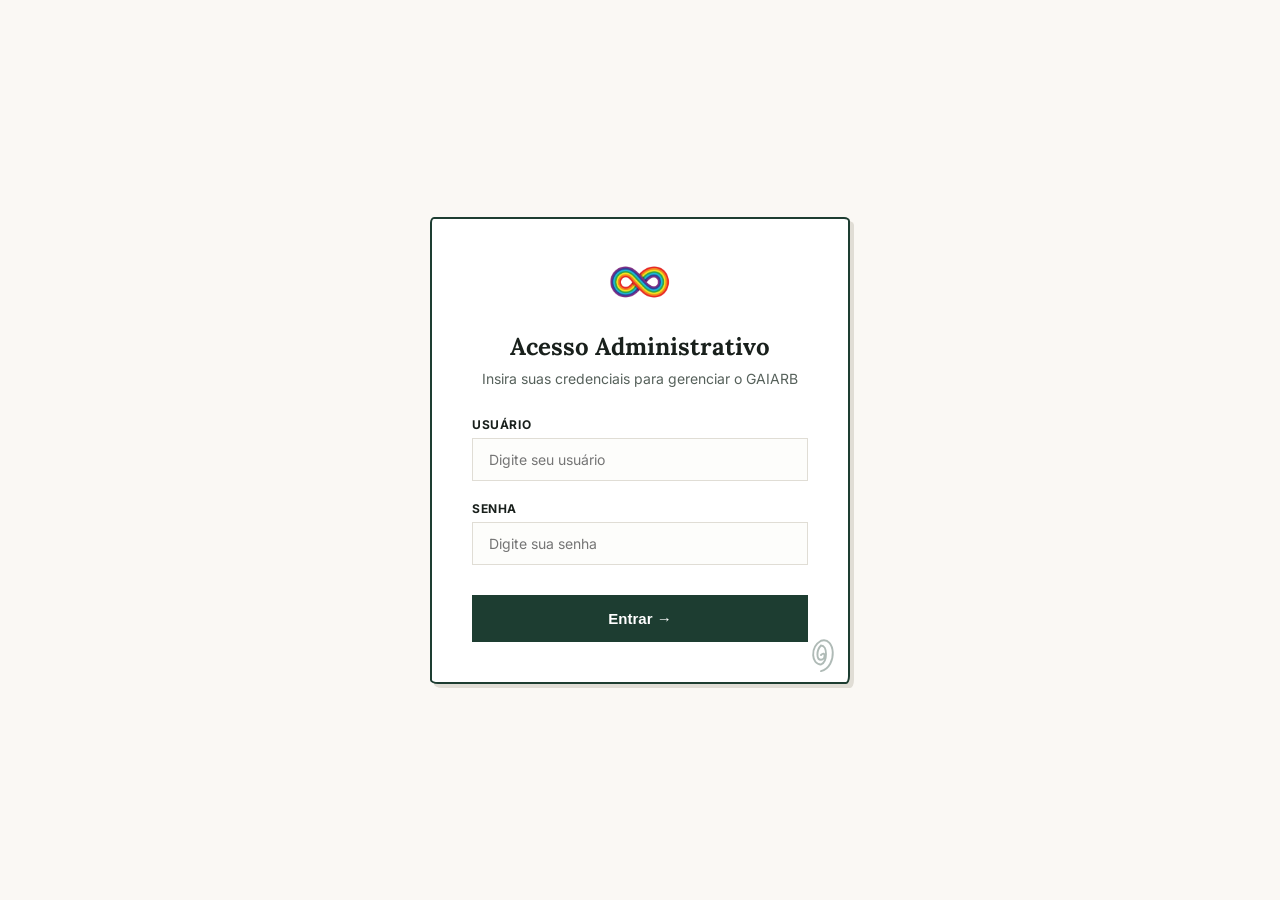
<file: gaiarb/admin.html>
<!DOCTYPE html>
<html lang="pt-BR">
<head>
    <meta charset="UTF-8">
    <meta name="viewport" content="width=device-width, initial-scale=1.0">
    <title>Painel Administrativo – GAIARB</title>
    <link rel="stylesheet" href="style.css">
    <link rel="stylesheet" href="admin.css">
    <link rel="icon" type="image/x-icon" href="imagens/gaiarbLogoIcon.ico">
</head>
<body>

<!-- LOGIN OVERLAY -->
<div class="login-overlay" id="loginOverlay">
    <div class="login-card">
        <img src="imagens/simbolo_infinito.png" alt="GAIARB" style="height: 48px; width: auto; margin-bottom: 20px; display: inline-block;">
        <h2>Acesso Administrativo</h2>
        <p>Insira suas credenciais para gerenciar o GAIARB</p>
        
        <div class="login-form">
            <div class="form-grupo">
                <label for="username">Usuário</label>
                <input type="text" id="username" placeholder="Digite seu usuário" required>
            </div>
            <div class="form-grupo">
                <label for="password">Senha</label>
                <input type="password" id="password" placeholder="Digite sua senha" required>
            </div>
            <div class="error-mensagem" id="loginError">Usuário ou senha incorretos.</div>
            <button class="btn-login" id="btnLogin" onclick="realizarLogin()">Entrar →</button>
        </div>
    </div>
</div>

<!-- HEADER (SIDEBAR & MAIN VIEW WRAPPER) -->
<div class="admin-container" id="adminContainer" style="display: none;">
    <!-- SIDEBAR -->
    <aside class="admin-sidebar">
        <div class="sidebar-header">
            <img src="imagens/simbolo_infinito.png" alt="GAIARB Logo" style="height: 32px; width: auto; object-fit: contain;">
            <span style="font-family:'Lora',serif;font-weight:700;font-size:18px;color:var(--text-main);">GAIARB Admin</span>
        </div>
        
        <nav class="sidebar-menu">
            <button class="menu-btn ativo" onclick="switchSection('dashboard')">
                Painel Geral
            </button>
            <button class="menu-btn" onclick="switchSection('voluntarios')">
                Voluntários
            </button>
            <button class="menu-btn" onclick="switchSection('doacoes')">
                Doações Recentes
            </button>
            <button class="menu-btn logout" onclick="realizarLogout()">
                Sair
            </button>
        </nav>
        
        <div class="sidebar-footer">
            <p>&copy; 2026 GAIARB. <br>Banco de Dados SQL</p>
        </div>
    </aside>

    <!-- MAIN CONTENT AREA -->
    <main class="admin-main">
        <!-- TOP NAV -->
        <header class="admin-header">
            <div>
                <h1 id="welcomeUser">Olá, Administrador</h1>
                <p>Gerenciamento dinâmico de dados em tempo real</p>
            </div>
            <div class="header-status">
                <span class="status-indicator"></span>
                <span>Conectado ao SQLite</span>
            </div>
        </header>

        <!-- SECTION: DASHBOARD -->
        <section id="sec-dashboard" class="admin-section active">
            <!-- METRICS GRID -->
            <div class="metrics-grid">
                <div class="metric-card card-purple">
                    <div class="metric-info">
                        <h3>Total Voluntários</h3>
                        <span class="metric-number" id="stat-total-vol">0</span>
                    </div>
                </div>
                <div class="metric-card card-green">
                    <div class="metric-info">
                        <h3>Arrecadado (PIX)</h3>
                        <span class="metric-number" id="stat-total-doacoes">R$ 0,00</span>
                    </div>
                </div>
                <div class="metric-card card-orange">
                    <div class="metric-info">
                        <h3>Qtd. de Doações</h3>
                        <span class="metric-number" id="stat-qtd-doacoes">0</span>
                    </div>
                </div>
                <div class="metric-card card-pink">
                    <div class="metric-info">
                        <h3>Área em Destaque</h3>
                        <span class="metric-number" id="stat-top-area" style="font-size: 20px;">Nenhuma</span>
                    </div>
                </div>
            </div>

            <!-- DOUBLE PANEL (RECENT VOLUNTEERS & AREA CHART) -->
            <div class="dashboard-panels">
                <div class="panel list-panel">
                    <h2>Novos Voluntários</h2>
                    <div class="tabela-scroll">
                        <table class="admin-tabela">
                            <thead>
                                <tr>
                                    <th>Nome</th>
                                    <th>Área</th>
                                    <th>WhatsApp</th>
                                </tr>
                            </thead>
                            <tbody id="tbl-recent-voluntarios">
                                <tr>
                                    <td colspan="3" class="text-center">Nenhum voluntário cadastrado.</td>
                                </tr>
                            </tbody>
                        </table>
                    </div>
                </div>
                
                <div class="panel distribution-panel">
                    <h2>Demandas por Área</h2>
                    <div class="dist-list" id="area-distribution-list">
                        <!-- Filled dynamically -->
                        <div class="empty-dist">Sem dados para exibir</div>
                    </div>
                </div>
            </div>
        </section>

        <!-- SECTION: VOLUNTEERS -->
        <section id="sec-voluntarios" class="admin-section">
            <div class="panel full-panel">
                <div class="panel-header">
                    <h2>Inscrições de Voluntários</h2>
                    <div class="busca-wrap">
                        <input type="text" id="inputBuscaVol" placeholder="🔍 Buscar por nome ou e-mail..." oninput="filtrarVoluntarios()">
                        <select id="selectFiltroArea" onchange="filtrarVoluntarios()">
                            <option value="">Todas as Áreas</option>
                            <option value="Psicologia / Saúde Mental">Psicologia / Saúde Mental</option>
                            <option value="Educação / Pedagogia">Educação / Pedagogia</option>
                            <option value="Comunicação / Marketing">Comunicação / Marketing</option>
                            <option value="Tecnologia">Tecnologia</option>
                            <option value="Artes e Atividades Criativas">Artes e Atividades Criativas</option>
                            <option value="Organização de Eventos">Organização de Eventos</option>
                            <option value="Transporte / Logística">Transporte / Logística</option>
                            <option value="Apoio Administrativo">Apoio Administrativo</option>
                            <option value="Outra área">Outra área</option>
                        </select>
                        <select id="selectFiltroStatus" onchange="filtrarVoluntarios()">
                            <option value="">Todos os Status</option>
                            <option value="Pendente">Pendentes</option>
                            <option value="Aprovado">Aprovados</option>
                        </select>
                    </div>
                </div>
                
                <div class="tabela-scroll">
                    <table class="admin-tabela">
                        <thead>
                            <tr>
                                <th>Nome</th>
                                <th>E-mail</th>
                                <th>WhatsApp</th>
                                <th>Área</th>
                                <th>Disponibilidade</th>
                                <th>Mensagem</th>
                                <th>Status</th>
                                <th>Ações</th>
                                <th>Data Cadastro</th>
                            </tr>
                        </thead>
                        <tbody id="tbl-all-voluntarios">
                            <!-- Filled dynamically -->
                        </tbody>
                    </table>
                </div>
            </div>
        </section>

        <!-- SECTION: DONATIONS -->
        <section id="sec-doacoes" class="admin-section">
            <div class="panel full-panel">
                <div class="panel-header">
                    <h2>Histórico de Doações</h2>
                </div>
                <div class="tabela-scroll">
                    <table class="admin-tabela">
                        <thead>
                            <tr>
                                <th>ID Transação</th>
                                <th>Valor</th>
                                <th>Método</th>
                                <th>Status</th>
                                <th>Data / Hora</th>
                            </tr>
                        </thead>
                        <tbody id="tbl-all-doacoes">
                            <!-- Filled dynamically -->
                        </tbody>
                    </table>
                </div>
            </div>
        </section>
    </main>
</div>

<!-- JAVASCRIPT ADMIN PANEL -->
<script>
    const API_URL = window.location.protocol === 'file:' ? 'http://127.0.0.1:8000' : ''; // Supporting file:// and http:// protocols
    let token = localStorage.getItem('gaiarb_admin_token') || null;
    let cachedVolunteers = [];

    document.addEventListener("DOMContentLoaded", () => {
        if (token) {
            exibirPainel();
        } else {
            document.getElementById('loginOverlay').classList.add('visivel');
        }
    });

    function realizarLogin() {
        const userEl = document.getElementById('username');
        const passEl = document.getElementById('password');
        const errorEl = document.getElementById('loginError');
        const btnLogin = document.getElementById('btnLogin');

        errorEl.classList.remove('visivel');
        
        const username = userEl.value.trim();
        const password = passEl.value.trim();

        if (!username || !password) return;

        btnLogin.disabled = true;
        btnLogin.textContent = 'Autenticando...';

        fetch(API_URL + '/api/admin/login', {
            method: 'POST',
            headers: { 'Content-Type': 'application/json' },
            body: JSON.stringify({ username, password })
        })
        .then(res => {
            if (!res.ok) throw new Error('Não autorizado');
            return res.json();
        })
        .then(data => {
            if (data.success && data.token) {
                token = data.token;
                localStorage.setItem('gaiarb_admin_token', token);
                localStorage.setItem('gaiarb_admin_name', data.admin.nome);
                
                exibirPainel();
                // Clear fields
                userEl.value = '';
                passEl.value = '';
            }
        })
        .catch(err => {
            errorEl.classList.add('visivel');
        })
        .finally(() => {
            btnLogin.disabled = false;
            btnLogin.textContent = 'Entrar →';
        });
    }

    function realizarLogout() {
        token = null;
        localStorage.removeItem('gaiarb_admin_token');
        localStorage.removeItem('gaiarb_admin_name');
        
        document.getElementById('adminContainer').style.display = 'none';
        document.getElementById('loginOverlay').classList.add('visivel');
    }

    function exibirPainel() {
        document.getElementById('loginOverlay').classList.remove('visivel');
        document.getElementById('adminContainer').style.display = 'flex';
        
        const adminName = localStorage.getItem('gaiarb_admin_name') || 'Administrador';
        document.getElementById('welcomeUser').textContent = `Olá, ${adminName}`;

        carregarDados();
    }

    function switchSection(secId) {
        document.querySelectorAll('.admin-section').forEach(s => s.classList.remove('active'));
        document.querySelectorAll('.menu-btn').forEach(b => b.classList.remove('ativo'));
        
        document.getElementById(`sec-${secId}`).classList.add('active');
        
        // Find corresponding button
        const clickedBtn = Array.from(document.querySelectorAll('.menu-btn')).find(b => b.textContent.includes(secId === 'dashboard' ? 'Painel Geral' : secId === 'voluntarios' ? 'Voluntários' : 'Doações'));
        if (clickedBtn) clickedBtn.classList.add('ativo');
    }

    function carregarDados() {
        if (!token) return;

        // Headers object
        const headers = { 'Authorization': `Bearer ${token}` };

        // 1. Load Stats
        fetch(API_URL + '/api/admin/stats', { headers })
        .then(res => res.json())
        .then(data => {
            if (data.error) throw new Error(data.error);
            
            document.getElementById('stat-total-vol').textContent = data.voluntarios_qtd;
            document.getElementById('stat-qtd-doacoes').textContent = data.doacoes_qtd;
            document.getElementById('stat-total-doacoes').textContent = data.doacoes_valor.toLocaleString("pt-BR", {
                style: "currency",
                currency: "BRL"
            });

            // Set Top Area
            if (data.areas_dist && data.areas_dist.length > 0) {
                document.getElementById('stat-top-area').textContent = data.areas_dist[0].area.split(' ')[0]; // short name
            } else {
                document.getElementById('stat-top-area').textContent = 'Nenhuma';
            }

            // Fill Area Distribution UI
            const distWrap = document.getElementById('area-distribution-list');
            distWrap.innerHTML = '';
            
            if (data.areas_dist && data.areas_dist.length > 0) {
                const total = data.voluntarios_qtd || 1;
                data.areas_dist.forEach(item => {
                    const pct = Math.round((item.quantidade / total) * 100);
                    distWrap.innerHTML += `
                        <div class="dist-item">
                            <div class="dist-header">
                                <span class="dist-name">${item.area}</span>
                                <span class="dist-value">${item.quantidade} (${pct}%)</span>
                            </div>
                            <div class="dist-bar-bg">
                                <div class="dist-bar" style="width: ${pct}%"></div>
                            </div>
                        </div>
                    `;
                });
            } else {
                distWrap.innerHTML = '<div class="empty-dist">Nenhum voluntário cadastrado ainda.</div>';
            }
        })
        .catch(err => {
            console.error("Erro ao carregar stats:", err);
            realizarLogout();
        });

        // 2. Load Volunteers
        fetch(API_URL + '/api/admin/voluntarios', { headers })
        .then(res => res.json())
        .then(data => {
            cachedVolunteers = data;
            renderVolunteers(data);
            
            // Render short list for Dashboard
            const tblRecent = document.getElementById('tbl-recent-voluntarios');
            tblRecent.innerHTML = '';
            if (data && data.length > 0) {
                data.slice(0, 5).forEach(v => {
                    tblRecent.innerHTML += `
                        <tr>
                            <td><strong>${v.nome}</strong></td>
                            <td><span class="cargo-tag">${v.area.split('/')[0].trim()}</span></td>
                            <td>${v.whatsapp}</td>
                        </tr>
                    `;
                });
            } else {
                tblRecent.innerHTML = '<tr><td colspan="3" class="text-center">Nenhum voluntário cadastrado.</td></tr>';
            }
        })
        .catch(err => console.error("Erro ao carregar voluntários:", err));

        // 3. Load Donations
        fetch(API_URL + '/api/admin/doacoes', { headers })
        .then(res => res.json())
        .then(data => {
            const tbl = document.getElementById('tbl-all-doacoes');
            tbl.innerHTML = '';
            
            if (data && data.length > 0) {
                data.forEach(d => {
                    const formattedVal = d.valor.toLocaleString("pt-BR", {
                        style: "currency",
                        currency: "BRL"
                    });
                    const formattedDate = new Date(d.data_doacao).toLocaleString("pt-BR");
                    const statusClass = d.status === 'Pendente' ? 'status-pendente' : 'status-sucesso';
                    
                    tbl.innerHTML += `
                        <tr>
                            <td>#${d.id}</td>
                            <td><strong style="color:var(--secondary)">${formattedVal}</strong></td>
                            <td>💳 ${d.tipo}</td>
                            <td><span class="badge-status ${statusClass}">${d.status}</span></td>
                            <td>${formattedDate}</td>
                        </tr>
                    `;
                });
            } else {
                tbl.innerHTML = '<tr><td colspan="5" class="text-center">Nenhuma doação registrada ainda.</td></tr>';
            }
        })
        .catch(err => console.error("Erro ao carregar doações:", err));
    }

    function renderVolunteers(data) {
        const tbl = document.getElementById('tbl-all-voluntarios');
        tbl.innerHTML = '';
        
        if (data && data.length > 0) {
            data.forEach(v => {
                const date = new Date(v.data_cadastro).toLocaleString("pt-BR");
                const statusClass = (v.status || 'Pendente') === 'Pendente' ? 'status-pendente' : 'status-sucesso';
                const statusText = v.status || 'Pendente';
                
                let botoesAcao = '';
                if (statusText === 'Pendente') {
                    botoesAcao = `
                        <button class="btn-acao btn-aprovar" onclick="aprovarVoluntario(${v.id})">Aprovar</button>
                        <button class="btn-acao btn-recusar" onclick="recusarVoluntario(${v.id})">Recusar</button>
                    `;
                } else {
                    botoesAcao = `
                        <button class="btn-acao btn-recusar" onclick="recusarVoluntario(${v.id})">Recusar</button>
                    `;
                }

                tbl.innerHTML += `
                    <tr>
                        <td><strong>${v.nome}</strong></td>
                        <td>${v.email}</td>
                        <td><a href="https://wa.me/${v.whatsapp.replace(/\D/g, '')}" target="_blank" style="color:var(--primary);text-decoration:none;">💬 ${v.whatsapp}</a></td>
                        <td><span class="cargo-tag">${v.area}</span></td>
                        <td>⏰ ${v.disponibilidade}</td>
                        <td><div class="msg-box" title="${v.mensagem || ''}">${v.mensagem || '<i>Sem mensagem</i>'}</div></td>
                        <td><span class="badge-status ${statusClass}">${statusText}</span></td>
                        <td><div style="display: flex; gap: 4px;">${botoesAcao}</div></td>
                        <td>${date}</td>
                    </tr>
                `;
            });
        } else {
            tbl.innerHTML = '<tr><td colspan="9" class="text-center">Nenhum voluntário atende aos filtros aplicados.</td></tr>';
        }
    }

    function filtrarVoluntarios() {
        const busca = document.getElementById('inputBuscaVol').value.toLowerCase().trim();
        const areaFiltro = document.getElementById('selectFiltroArea').value;
        const statusFiltro = document.getElementById('selectFiltroStatus').value;
        
        const filtrados = cachedVolunteers.filter(v => {
            const matchesSearch = v.nome.toLowerCase().includes(busca) || v.email.toLowerCase().includes(busca);
            const matchesArea = areaFiltro === '' || v.area === areaFiltro;
            const matchesStatus = statusFiltro === '' || (v.status || 'Pendente') === statusFiltro;
            return matchesSearch && matchesArea && matchesStatus;
        });
        
        renderVolunteers(filtrados);
    }

    function aprovarVoluntario(id) {
        if (!confirm('Deseja realmente aprovar este voluntário?')) return;
        fetch(API_URL + '/api/admin/voluntarios/aprovar', {
            method: 'POST',
            headers: { 
                'Content-Type': 'application/json',
                'Authorization': `Bearer ${token}`
            },
            body: JSON.stringify({ id })
        })
        .then(res => {
            if (!res.ok) throw new Error('Falha na resposta do servidor');
            return res.json();
        })
        .then(data => {
            if (data.success) {
                carregarDados();
            } else {
                alert('Erro ao aprovar voluntário: ' + (data.error || 'Erro desconhecido'));
            }
        })
        .catch(err => {
            console.error('Erro ao aprovar:', err);
            alert('Erro de rede ou permissão ao aprovar voluntário.');
        });
    }

    function recusarVoluntario(id) {
        if (!confirm('Deseja realmente recusar e excluir este registro? Esta ação não pode ser desfeita.')) return;
        fetch(API_URL + '/api/admin/voluntarios/recusar', {
            method: 'POST',
            headers: { 
                'Content-Type': 'application/json',
                'Authorization': `Bearer ${token}`
            },
            body: JSON.stringify({ id })
        })
        .then(res => {
            if (!res.ok) throw new Error('Falha na resposta do servidor');
            return res.json();
        })
        .then(data => {
            if (data.success) {
                carregarDados();
            } else {
                alert('Erro ao recusar voluntário: ' + (data.error || 'Erro desconhecido'));
            }
        })
        .catch(err => {
            console.error('Erro ao recusar:', err);
            alert('Erro de rede ou permissão ao recusar voluntário.');
        });
    }
</script>
<script src="script.js" defer></script>
</body>
</html>
</file>
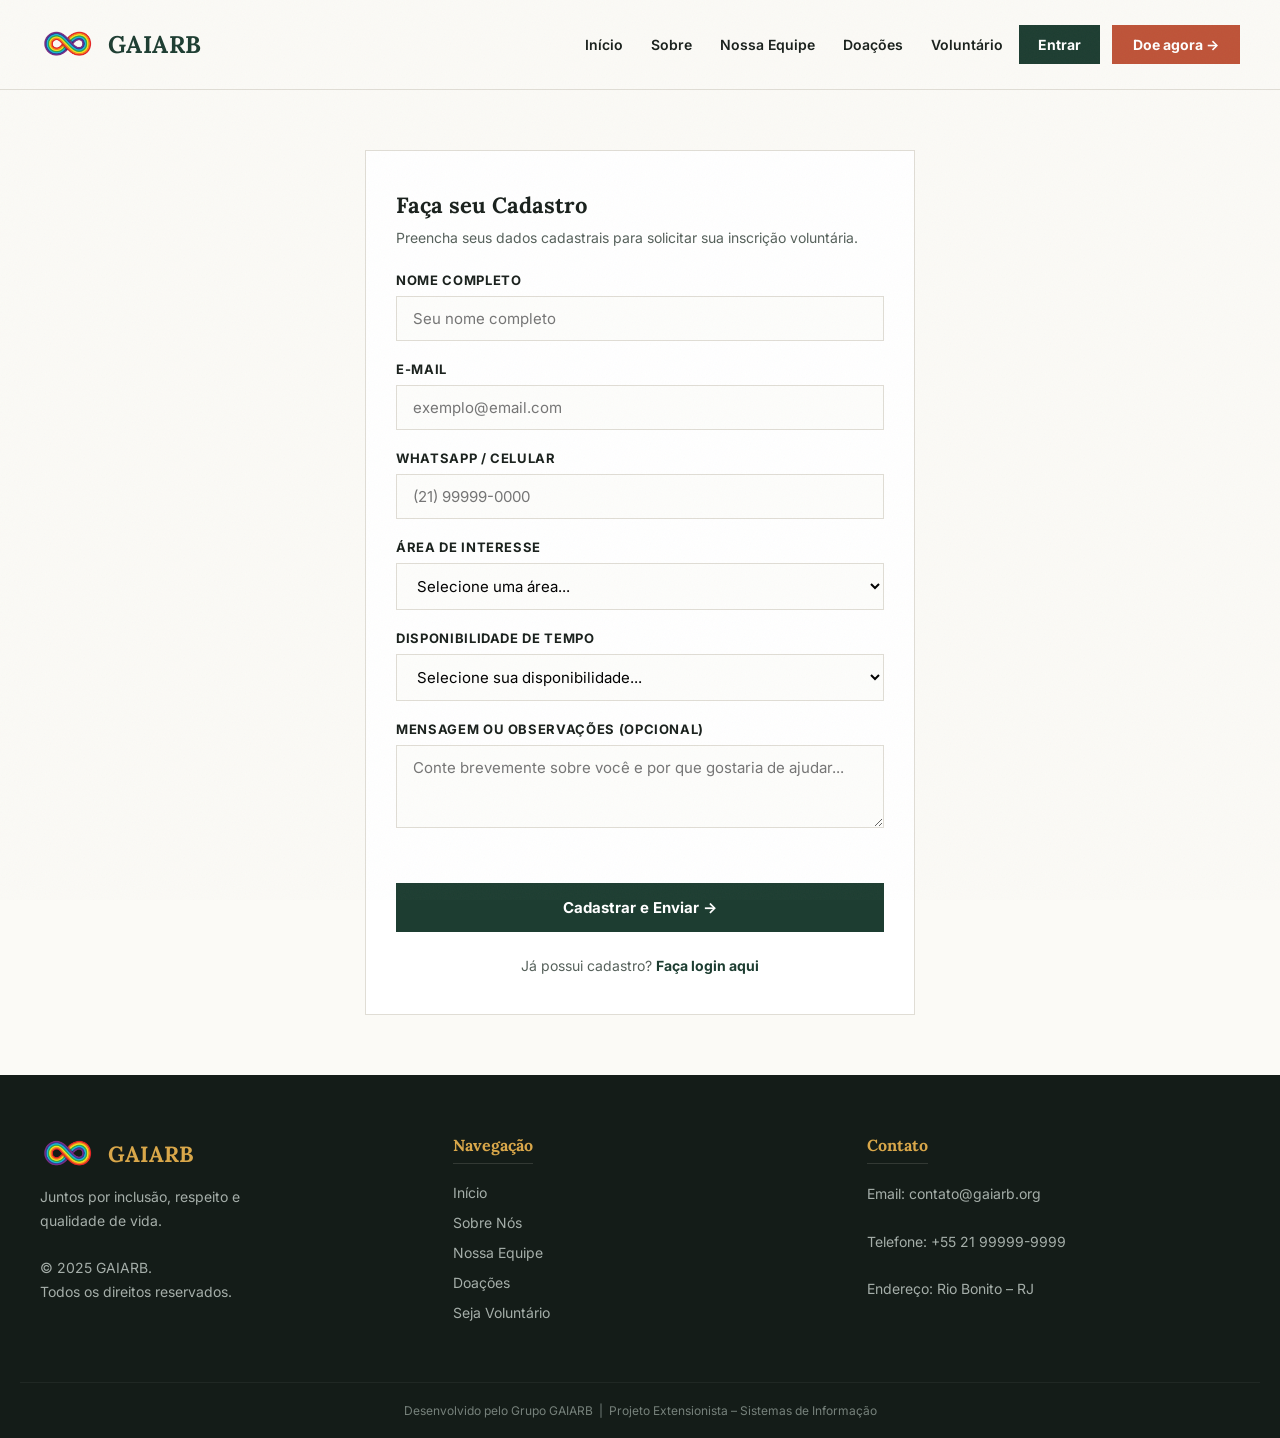
<file: gaiarb/cadastrar.html>
<!DOCTYPE html>
<html lang="pt-BR">
<head>
    <meta charset="UTF-8">
    <meta name="viewport" content="width=device-width, initial-scale=1.0">
    <title>Cadastrar Voluntário – GAIARB</title>
    <link rel="stylesheet" href="style.css">
    <link rel="stylesheet" href="login.css">
    <link rel="icon" type="image/x-icon" href="imagens/gaiarbLogoIcon.ico">
    <style>
        .login-card-container {
            max-width: 550px;
        }
        .success-box {
            display: none;
            text-align: center;
            padding: 20px 0;
            animation: fadeIn 0.4s ease;
        }
        .success-box svg {
            color: var(--secondary);
            margin-bottom: 20px;
        }
        .success-box h3 {
            font-family: 'Outfit', sans-serif;
            font-size: 22px;
            font-weight: 800;
            margin-bottom: 10px;
            color: var(--text);
        }
        .success-box p {
            font-size: 15px;
            color: var(--text-light);
            line-height: 1.6;
        }
    </style>
</head>
<body>

<!-- HEADER -->
<div class="header">
    <a href="index.html" id="logo-svg">
        <img src="imagens/simbolo_infinito.png" alt="GAIARB Logo" style="height: 38px; width: auto; object-fit: contain;">
        <span>GAIARB</span>
    </a>
    <div class="alllinks">
        <a href="index.html">     <div class="linkshead">Início</div>                   </a>
        <a href="sobre.html">     <div class="linkshead">Sobre</div>                    </a>
        <a href="equipe.html">    <div class="linkshead">Nossa Equipe</div>             </a>
        <a href="doe.html">       <div class="linkshead">Doações</div>                  </a>
        <a href="voluntario.html"><div class="linkshead">Voluntário</div>        </a>
        <a href="login.html">     <div class="linkshead btn-entrar active">Entrar</div> </a>
        <a href="doe.html">       <div class="linkshead btn-doe">Doe agora →</div>      </a>
    </div>
</div>

<!-- MAIN CONTENT WRAPPER -->
<div class="login-wrapper">

    <div class="login-card-container">
        <div class="login-body">
            
            <!-- Registration Form Section -->
            <div id="registerFormWrap">
                <h2>Faça seu Cadastro</h2>
                <p>Preencha seus dados cadastrais para solicitar sua inscrição voluntária.</p>
                
                <div class="input-group">
                    <label for="regNome">Nome Completo</label>
                    <input type="text" id="regNome" placeholder="Seu nome completo" required>
                </div>
                
                <div class="input-group">
                    <label for="regEmail">E-mail</label>
                    <input type="email" id="regEmail" placeholder="exemplo@email.com" required>
                </div>
                
                <div class="input-group">
                    <label for="regWhatsapp">WhatsApp / Celular</label>
                    <input type="tel" id="regWhatsapp" placeholder="(21) 99999-0000" required>
                </div>
                
                <div class="input-group">
                    <label for="regArea">Área de Interesse</label>
                    <select id="regArea" required>
                        <option value="">Selecione uma área...</option>
                        <option>Psicologia / Saúde Mental</option>
                        <option>Educação / Pedagogia</option>
                        <option>Comunicação / Marketing</option>
                        <option>Tecnologia / Desenvolvimento</option>
                        <option>Artes e Oficinas Criativas</option>
                        <option>Organização de Eventos</option>
                        <option>Logística e Transporte</option>
                        <option>Apoio Administrativo</option>
                        <option>Outra área</option>
                    </select>
                </div>
                
                <div class="input-group">
                    <label for="regDisp">Disponibilidade de Tempo</label>
                    <select id="regDisp" required>
                        <option value="">Selecione sua disponibilidade...</option>
                        <option>Fins de semana</option>
                        <option>Dias úteis – Turno da Manhã</option>
                        <option>Dias úteis – Turno da Tarde</option>
                        <option>Dias úteis – Turno da Noite</option>
                        <option>Horário Flexível</option>
                    </select>
                </div>
                
                <div class="input-group">
                    <label for="regMsg">Mensagem ou Observações (Opcional)</label>
                    <textarea id="regMsg" rows="3" placeholder="Conte brevemente sobre você e por que gostaria de ajudar..."></textarea>
                </div>
                
                <div class="error-msg" id="regError"></div>
                
                <button class="btn-submit btn-purple" onclick="submitRegisterForm()">Cadastrar e Enviar →</button>
                
                <div style="margin-top: 25px; text-align: center; font-size: 14px; color: var(--text-light);">
                    Já possui cadastro? <a href="login.html" style="color: var(--primary); font-weight: 700; text-decoration: none;">Faça login aqui</a>
                </div>
            </div>

            <!-- Success Section -->
            <div class="success-box" id="registerSuccessWrap">
                <svg width="64" height="64" viewBox="0 0 24 24" fill="none" stroke="currentColor" stroke-width="2" stroke-linecap="round" stroke-linejoin="round">
                    <path d="M22 11.08V12a10 10 0 1 1-5.93-9.14"></path>
                    <polyline points="22 4 12 14.01 9 11.01"></polyline>
                </svg>
                <h3>Cadastro Realizado!</h3>
                <p>Sua inscrição de voluntário foi enviada com sucesso ao nosso banco de dados. Agora você já pode acessar o Portal do Voluntário utilizando seu e-mail e WhatsApp.<br><br>Redirecionando para o login...</p>
            </div>

        </div>
    </div>

</div>

<!-- FOOTER -->
<footer>
    <div class="footer-container">
        <div class="footer-col" id="footer-logo">
            <a href="index.html" style="display:flex;align-items:center;gap:12px;margin-bottom:12px;">
                <img src="imagens/simbolo_infinito.png" alt="GAIARB Logo" style="height: 38px; width: auto; object-fit: contain;">
                <span style="font-family:'Lora',sans-serif;font-weight:700;font-size:22px;color:var(--accent);">GAIARB</span>
            </a>
            <p>Juntos por inclusão, respeito e<br>qualidade de vida.<br><br>&copy; 2025 GAIARB.<br>Todos os direitos reservados.</p>
        </div>
        <div class="footer-col">
            <h3>Navegação</h3>
            <ul>
                <li><a href="index.html">Início</a></li>
                <li><a href="sobre.html">Sobre Nós</a></li>
                <li><a href="equipe.html">Nossa Equipe</a></li>
                <li><a href="doe.html">Doações</a></li>
                <li><a href="voluntario.html">Seja Voluntário</a></li>
            </ul>
        </div>
        <div class="footer-col">
            <h3>Contato</h3>
            <p>Email: contato@gaiarb.org<br><br>Telefone: +55 21 99999-9999<br><br>Endereço: Rio Bonito – RJ</p>
        </div>
    </div>
    <div class="footer-bottom">
        <p>Desenvolvido pelo Grupo GAIARB &nbsp;|&nbsp; Projeto Extensionista – Sistemas de Informação</p>
    </div>
</footer>

<script>
    const apiBase = window.location.protocol === 'file:' ? 'http://127.0.0.1:8000' : '';

    async function submitRegisterForm() {
        const nome = document.getElementById('regNome').value.trim();
        const email = document.getElementById('regEmail').value.trim();
        const whatsapp = document.getElementById('regWhatsapp').value.trim();
        const area = document.getElementById('regArea').value.trim();
        const disponibilidade = document.getElementById('regDisp').value.trim();
        const mensagem = document.getElementById('regMsg').value.trim();
        const errorDiv = document.getElementById('regError');
        
        errorDiv.textContent = '';
        
        if (!nome || !email || !whatsapp || !area || !disponibilidade) {
            errorDiv.textContent = 'Por favor, preencha todos os campos obrigatórios.';
            return;
        }
        
        try {
            const res = await fetch(apiBase + '/api/voluntarios', {
                method: 'POST',
                headers: { 'Content-Type': 'application/json' },
                body: JSON.stringify({ nome, email, whatsapp, area, disponibilidade, mensagem })
            });
            const data = await res.json();
            
            if (res.ok && data.success) {
                document.getElementById('registerFormWrap').style.display = 'none';
                document.getElementById('registerSuccessWrap').style.display = 'block';
                setTimeout(() => {
                    window.location.href = 'login.html';
                }, 3500);
            } else {
                errorDiv.textContent = data.error || 'Erro ao realizar o cadastro. Tente novamente.';
            }
        } catch (e) {
            errorDiv.textContent = 'Erro ao se conectar ao servidor.';
        }
    }
</script>
<script src="script.js" defer></script>
</body>
</html>
</file>
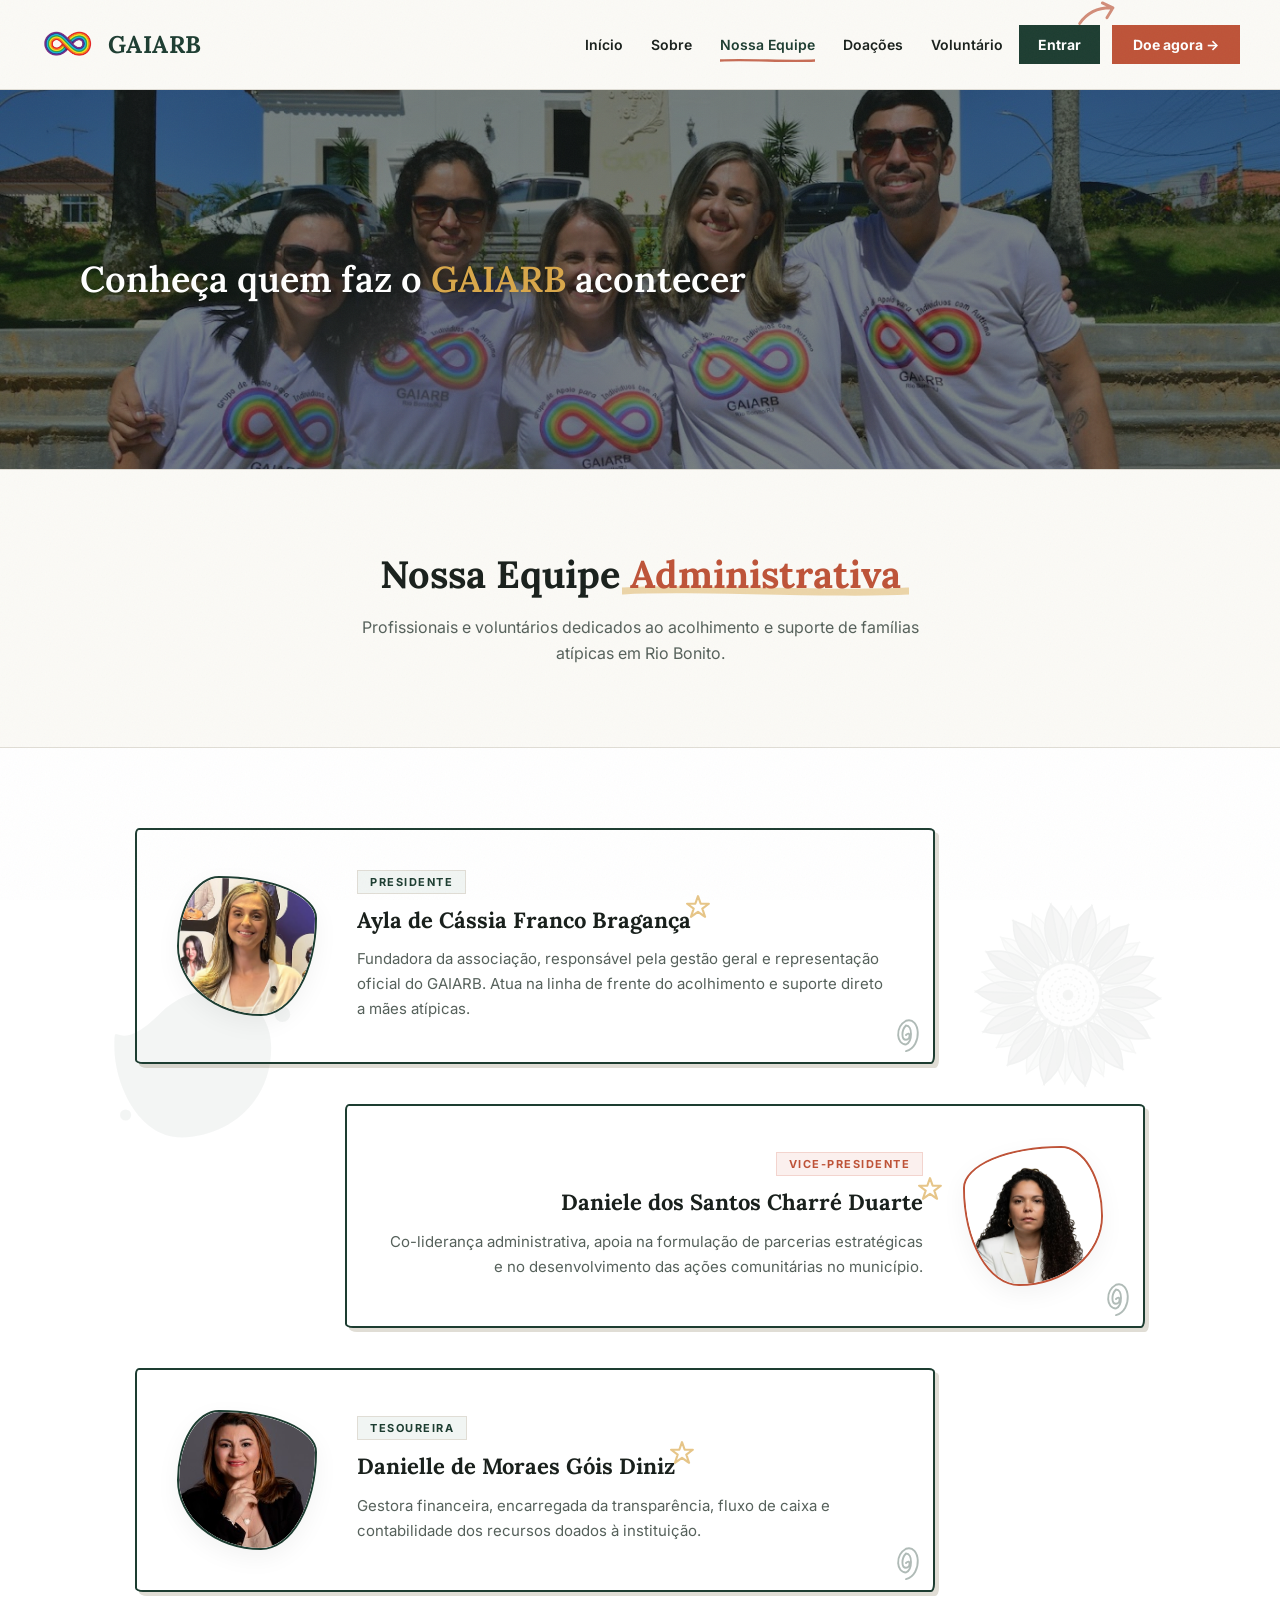
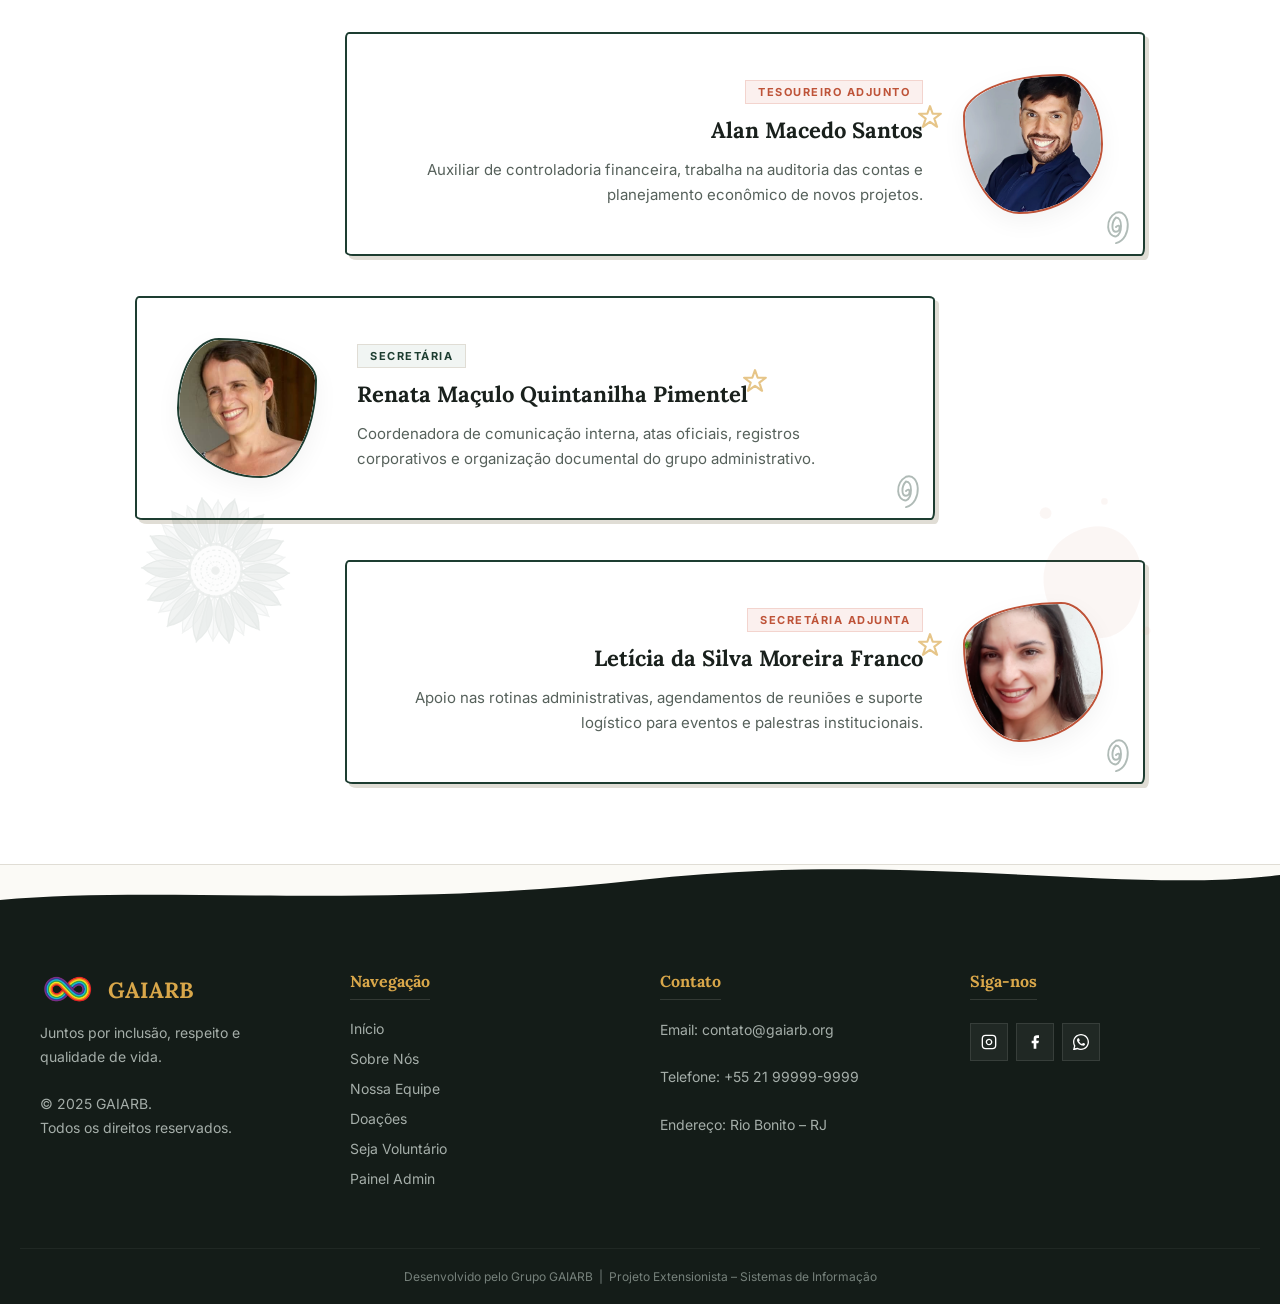
<file: gaiarb/equipe.html>
<!DOCTYPE html>
<html lang="pt-BR">
<head>
    <meta charset="UTF-8">
    <meta name="viewport" content="width=device-width, initial-scale=1.0">
    <title>Nossa Equipe – GAIARB</title>
    <link rel="stylesheet" href="style.css">
    <link rel="stylesheet" href="equipe.css?v=2">
    <link rel="icon" type="image/x-icon" href="imagens/gaiarbLogoIcon.ico">
</head>
<body>

<!-- HEADER -->
<div class="header">
    <a href="index.html" id="logo-svg">
        <img src="imagens/simbolo_infinito.png" alt="GAIARB Logo" style="height: 38px; width: auto; object-fit: contain;">
        <span>GAIARB</span>
    </a>
    <div class="alllinks">
        <a href="index.html">     <div class="linkshead">Início</div>               </a>
        <a href="sobre.html">     <div class="linkshead">Sobre</div>                </a>
        <a href="equipe.html">    <div class="linkshead active">Nossa Equipe</div>  </a>
        <a href="doe.html">       <div class="linkshead">Doações</div>              </a>
        <a href="voluntario.html"><div class="linkshead">Voluntário</div>           </a>
        <a href="login.html">     <div class="linkshead btn-entrar">Entrar</div> </a>
        <a href="doe.html">       <div class="linkshead btn-doe">Doe agora →</div>  </a>
    </div>
</div>

<!-- BANNER -->
<div class="banner banner-has-bg" style="background-image: linear-gradient(rgba(19, 27, 23, 0.55), rgba(19, 27, 23, 0.55)), url('imagens/OGAIARB.png');">
    <p>Conheça quem faz o <span>GAIARB</span> acontecer</p>
</div>

<!-- INTRO -->
<section class="equipe-intro">
    <h2>Nossa Equipe <span>Administrativa</span></h2>
    <p>Profissionais e voluntários dedicados ao acolhimento e suporte de famílias atípicas em Rio Bonito.</p>
</section>

<!-- LISTA DE MEMBROS -->
<section class="team-section">
    <div class="container">
        <div class="team-grid">
            <div class="team-card">
                <div class="team-avatar-wrap">
                    <img src="imagens/Ayla.png" alt="Ayla de Cássia Franco Bragança">
                </div>
                <div class="team-card-content">
                    <span class="member-badge">Presidente</span>
                    <h3 class="member-name">Ayla de Cássia Franco Bragança</h3>
                    <p class="member-bio">Fundadora da associação, responsável pela gestão geral e representação oficial do GAIARB. Atua na linha de frente do acolhimento e suporte direto a mães atípicas.</p>
                </div>
            </div>

            <div class="team-card">
                <div class="team-avatar-wrap">
                    <img src="imagens/Daniela.png" alt="Daniele dos Santos Charré Duarte">
                </div>
                <div class="team-card-content">
                    <span class="member-badge">Vice-Presidente</span>
                    <h3 class="member-name">Daniele dos Santos Charré Duarte</h3>
                    <p class="member-bio">Co-liderança administrativa, apoia na formulação de parcerias estratégicas e no desenvolvimento das ações comunitárias no município.</p>
                </div>
            </div>

            <div class="team-card">
                <div class="team-avatar-wrap">
                    <img src="imagens/Danielle Diniz.jpg" alt="Danielle de Moraes Góis Diniz">
                </div>
                <div class="team-card-content">
                    <span class="member-badge">Tesoureira</span>
                    <h3 class="member-name">Danielle de Moraes Góis Diniz</h3>
                    <p class="member-bio">Gestora financeira, encarregada da transparência, fluxo de caixa e contabilidade dos recursos doados à instituição.</p>
                </div>
            </div>

            <div class="team-card">
                <div class="team-avatar-wrap">
                    <img src="imagens/Alan.png" alt="Alan Macedo Santos">
                </div>
                <div class="team-card-content">
                    <span class="member-badge">Tesoureiro Adjunto</span>
                    <h3 class="member-name">Alan Macedo Santos</h3>
                    <p class="member-bio">Auxiliar de controladoria financeira, trabalha na auditoria das contas e planejamento econômico de novos projetos.</p>
                </div>
            </div>

            <div class="team-card">
                <div class="team-avatar-wrap">
                    <img src="imagens/RenataMaçulo.png" alt="Renata Maçulo Quintanilha Pimentel">
                </div>
                <div class="team-card-content">
                    <span class="member-badge">Secretária</span>
                    <h3 class="member-name">Renata Maçulo Quintanilha Pimentel</h3>
                    <p class="member-bio">Coordenadora de comunicação interna, atas oficiais, registros corporativos e organização documental do grupo administrativo.</p>
                </div>
            </div>

            <div class="team-card">
                <div class="team-avatar-wrap">
                    <img src="imagens/leticia.png" alt="Letícia da Silva Moreira Franco">
                </div>
                <div class="team-card-content">
                    <span class="member-badge">Secretária Adjunta</span>
                    <h3 class="member-name">Letícia da Silva Moreira Franco</h3>
                    <p class="member-bio">Apoio nas rotinas administrativas, agendamentos de reuniões e suporte logístico para eventos e palestras institucionais.</p>
                </div>
            </div>
        </div>
    </div>
</section>

<!-- TRANSIÇÃO -->
<div id="transicao-footer"></div>

<!-- FOOTER -->
<footer>
    <div class="footer-container">
        <div class="footer-col" id="footer-logo">
            <a href="index.html" style="display:flex;align-items:center;gap:12px;margin-bottom:12px;">
                <img src="imagens/simbolo_infinito.png" alt="GAIARB Logo" style="height: 38px; width: auto; object-fit: contain;">
                <span style="font-family:'Lora',sans-serif;font-weight:700;font-size:22px;color:var(--accent);">GAIARB</span>
            </a>
            <p>Juntos por inclusão, respeito e<br>qualidade de vida.<br><br>&copy; 2025 GAIARB.<br>Todos os direitos reservados.</p>
        </div>
        <div class="footer-col">
            <h3>Navegação</h3>
            <ul>
                <li><a href="index.html">Início</a></li>
                <li><a href="sobre.html">Sobre Nós</a></li>
                <li><a href="equipe.html">Nossa Equipe</a></li>
                <li><a href="doe.html">Doações</a></li>
                <li><a href="voluntario.html">Seja Voluntário</a></li>
                <li><a href="admin.html">Painel Admin</a></li>
            </ul>
        </div>
        <div class="footer-col">
            <h3>Contato</h3>
            <p>Email: contato@gaiarb.org<br><br>Telefone: +55 21 99999-9999<br><br>Endereço: Rio Bonito – RJ</p>
        </div>
        <div class="footer-col">
            <h3>Siga-nos</h3>
            <div class="footer-social">
                <a href="https://www.instagram.com/gaiarb_rj/" target="_blank" rel="noopener noreferrer" aria-label="Instagram">
                    <svg xmlns="http://www.w3.org/2000/svg" viewBox="0 0 24 24"><rect x="2" y="2" width="20" height="20" rx="5" ry="5" fill="none" stroke="white" stroke-width="2"/><path d="M16 11.37A4 4 0 1 1 12.63 8 4 4 0 0 1 16 11.37z" fill="none" stroke="white" stroke-width="2"/><line x1="17.5" y1="6.5" x2="17.51" y2="6.5" stroke="white" stroke-width="2"/></svg>
                </a>
                <a href="https://www.facebook.com/gaiarb.rio.bonito" target="_blank" rel="noopener noreferrer" aria-label="Facebook">
                    <svg xmlns="http://www.w3.org/2000/svg" viewBox="0 0 24 24" fill="white"><path d="M18 2h-3a5 5 0 0 0-5 5v3H7v4h3v8h4v-8h3l1-4h-4V7a1 1 0 0 1 1-1h3z"/></svg>
                </a>
                <a href="https://wa.me/5521999999999" target="_blank" rel="noopener noreferrer" aria-label="WhatsApp">
                    <svg xmlns="http://www.w3.org/2000/svg" viewBox="0 0 24 24" fill="white"><path d="M17.472 14.382c-.297-.149-1.758-.867-2.03-.967-.273-.099-.471-.148-.67.15-.197.297-.767.966-.94 1.164-.173.199-.347.223-.644.075-.297-.15-1.255-.463-2.39-1.475-.883-.788-1.48-1.761-1.653-2.059-.173-.297-.018-.458.13-.606.134-.133.298-.347.446-.52.149-.174.198-.298.298-.497.099-.198.05-.371-.025-.52-.075-.149-.669-1.612-.916-2.207-.242-.579-.487-.5-.669-.51-.173-.008-.371-.01-.57-.01-.198 0-.52.074-.792.372-.272.297-1.04 1.016-1.04 2.479 0 1.462 1.065 2.875 1.213 3.074.149.198 2.096 3.2 5.077 4.487.709.306 1.262.489 1.694.625.712.227 1.36.195 1.871.118.571-.085 1.758-.719 2.006-1.413.248-.694.248-1.289.173-1.413-.074-.124-.272-.198-.57-.347z"/><path d="M12 0C5.373 0 0 5.373 0 12c0 2.114.549 4.1 1.51 5.833L.057 23.776a.5.5 0 0 0 .614.639l6.044-1.45A11.94 11.94 0 0 0 12 24c6.627 0 12-5.373 12-12S18.627 0 12 0zm0 22c-1.872 0-3.627-.484-5.158-1.334l-.366-.213-3.795.912.946-3.694-.234-.381A9.96 9.96 0 0 1 2 12C2 6.477 6.477 2 12 2s10 4.477 10 10-4.477 10-10 10z"/></svg>
                </a>
            </div>
        </div>
    </div>
    <div class="footer-bottom">
        <p>Desenvolvido pelo Grupo GAIARB &nbsp;|&nbsp; Projeto Extensionista – Sistemas de Informação</p>
    </div>
</footer>

<script src="script.js" defer></script>
</body>
</html>
</file>
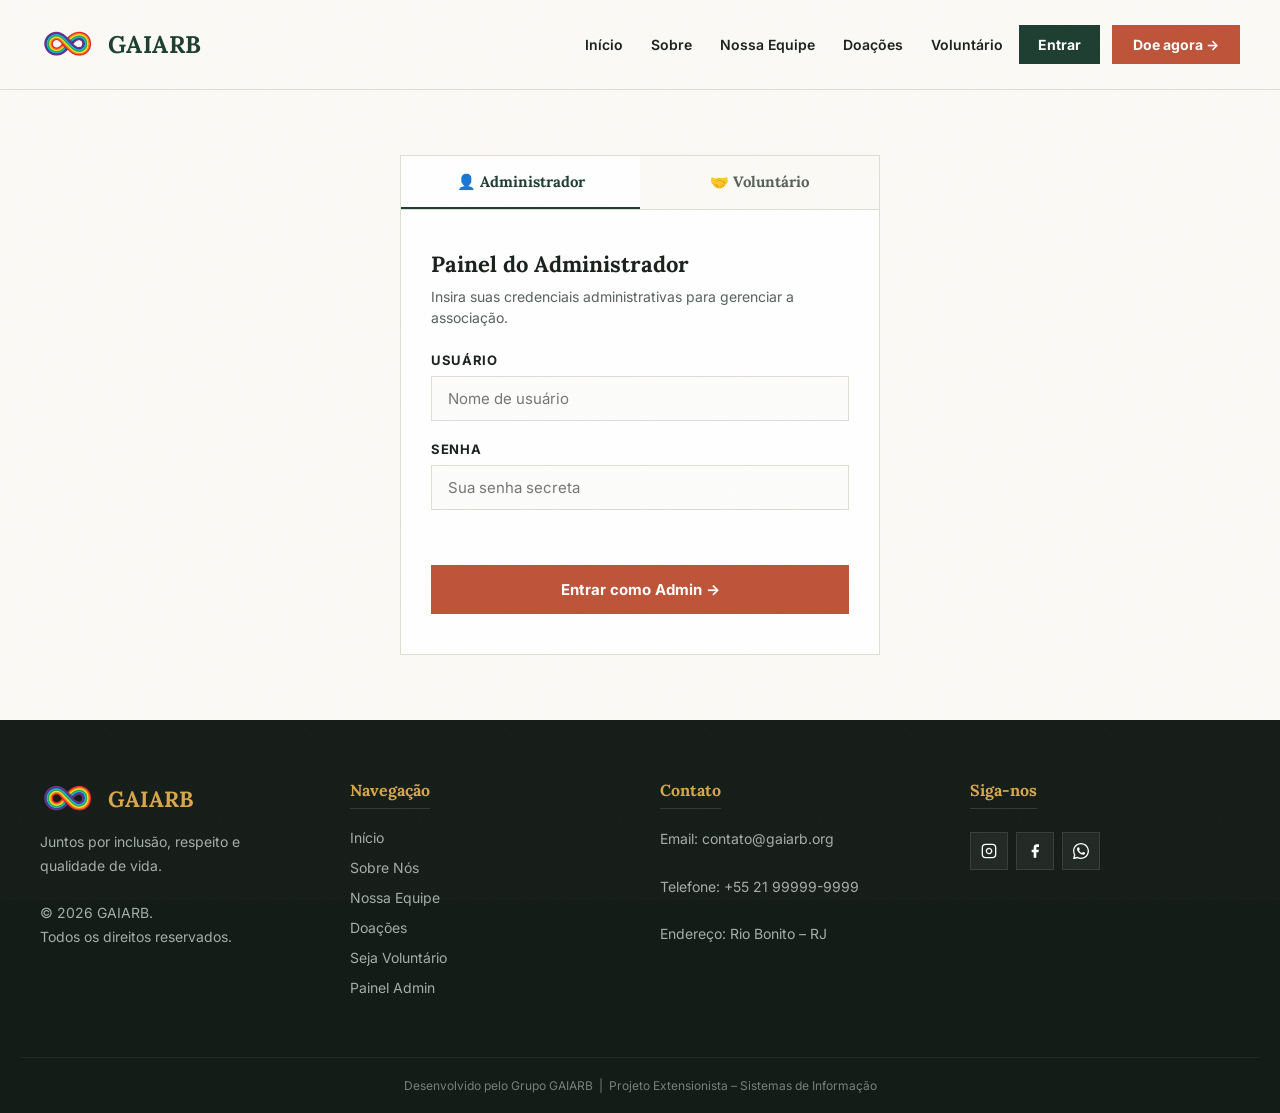
<file: gaiarb/login.html>
<!DOCTYPE html>
<html lang="pt-BR">
<head>
    <meta charset="UTF-8">
    <meta name="viewport" content="width=device-width, initial-scale=1.0">
    <title>Entrar – GAIARB</title>
    <link rel="stylesheet" href="style.css">
    <link rel="stylesheet" href="login.css">
    <link rel="icon" type="image/x-icon" href="imagens/gaiarbLogoIcon.ico">
</head>
<body>

<!-- HEADER -->
<!-- HEADER -->
<div class="header">
    <a href="index.html" id="logo-svg">
        <img src="imagens/simbolo_infinito.png" alt="GAIARB Logo" style="height: 38px; width: auto; object-fit: contain;">
        <span>GAIARB</span>
    </a>
    <div class="alllinks">
        <a href="index.html">     <div class="linkshead">Início</div>                   </a>
        <a href="sobre.html">     <div class="linkshead">Sobre</div>                    </a>
        <a href="equipe.html">    <div class="linkshead">Nossa Equipe</div>             </a>
        <a href="doe.html">       <div class="linkshead">Doações</div>                  </a>
        <a href="voluntario.html"><div class="linkshead">Voluntário</div>        </a>
        <a href="login.html">     <div class="linkshead btn-entrar active">Entrar</div> </a>
        <a href="doe.html">       <div class="linkshead btn-doe">Doe agora →</div>      </a>
    </div>
</div>

<!-- MAIN CONTENT WRAPPER -->
<div class="login-wrapper">

    <!-- LOGIN PANEL CARD (Shown by default) -->
    <div class="login-card-container" id="loginCardContainer">
        <!-- Tabs -->
        <div class="login-tabs">
            <button class="tab-btn active" id="tabAdmin" onclick="switchTab('admin')">👤 Administrador</button>
            <button class="tab-btn" id="tabVol" onclick="switchTab('vol')">🤝 Voluntário</button>
        </div>

        <div class="login-body">
            <!-- Admin Form -->
            <div class="login-form-section active" id="formAdminSection">
                <h2>Painel do Administrador</h2>
                <p>Insira suas credenciais administrativas para gerenciar a associação.</p>
                <div class="input-group">
                    <label for="adminUsername">Usuário</label>
                    <input type="text" id="adminUsername" placeholder="Nome de usuário" required>
                </div>
                <div class="input-group">
                    <label for="adminPassword">Senha</label>
                    <input type="password" id="adminPassword" placeholder="Sua senha secreta" required>
                </div>
                <div class="error-msg" id="adminError"></div>
                <button class="btn-submit" onclick="submitAdminLogin()">Entrar como Admin →</button>
            </div>

            <!-- Volunteer Form -->
            <div class="login-form-section" id="formVolSection">
                <h2>Portal do Voluntário</h2>
                <p>Acesse seu perfil de voluntário utilizando seus dados cadastrados.</p>
                <div class="input-group">
                    <label for="volEmail">E-mail</label>
                    <input type="email" id="volEmail" placeholder="seuemail@exemplo.com" required>
                </div>
                <div class="input-group">
                    <label for="volWhatsapp">WhatsApp</label>
                    <input type="tel" id="volWhatsapp" placeholder="(21) 99999-0000" required>
                </div>
                <div class="error-msg" id="volError"></div>
                <button class="btn-submit btn-purple" onclick="submitVolunteerLogin()">Acessar Portal →</button>
                <div style="margin-top: 20px; text-align: center; font-size: 14px; color: var(--text-light);">
                    Não possui cadastro? <a href="cadastrar.html" style="color: var(--primary); font-weight: 700; text-decoration: none;">Cadastre-se aqui</a>
                </div>
            </div>
        </div>
    </div>

    <!-- VOLUNTEER DASHBOARD (Shown post-login) -->
    <div class="volunteer-dashboard" id="volDashboard" style="display: none;">
        <div class="dashboard-header">
            <div>
                <h2>Bem-vindo, <span id="dashVolNome">Voluntário</span>!</h2>
                <p>Obrigado por apoiar mães e famílias atípicas do GAIARB 💜</p>
            </div>
            <button class="btn-logout-vol" onclick="logoutVolunteer()">🚪 Sair</button>
        </div>

        <div class="dashboard-grid">
            <!-- Badge Card -->
            <div class="badge-panel">
                <h3>Sua Credencial Digital</h3>
                <div class="digital-badge">
                    <div class="badge-header">
                        <div class="badge-logo">
                            <svg width="24" height="24" viewBox="0 0 100 60" xmlns="http://www.w3.org/2000/svg">
                                <path d="M25,30 C25,18 10,10 10,30 C10,50 25,42 25,30 C25,18 40,10 50,30 C60,50 75,42 75,30 C75,18 90,10 90,30 C90,50 75,42 75,30 C75,18 60,10 50,30 C40,50 25,42 25,30Z" fill="none" stroke="white" stroke-width="8" stroke-linecap="round"/>
                            </svg>
                            <span>GAIARB</span>
                        </div>
                        <span class="badge-stamp">ATIVO</span>
                    </div>
                    <div class="badge-avatar-wrap">
                        <div class="badge-avatar">🤝</div>
                    </div>
                    <div class="badge-details">
                        <div class="badge-name" id="badgeNome">Nome do Voluntário</div>
                        <div class="badge-role" id="badgeArea">Área de Atuação</div>
                        <div class="badge-info-row">
                            <div>
                                <span class="info-label">Membro Desde</span>
                                <span class="info-val" id="badgeData">Janeiro 2026</span>
                            </div>
                            <div>
                                <span class="info-label">ID Registro</span>
                                <span class="info-val" id="badgeId">#G-0024</span>
                            </div>
                        </div>
                    </div>
                    <div class="badge-footer">
                        <div class="badge-barcode"></div>
                    </div>
                </div>
            </div>

            <!-- Profile / Actions Panel -->
            <div class="profile-actions-panel">
                <div class="card-action">
                    <h3>Suas Preferências</h3>
                    <p>Atualize seus dados de atuação voluntária quando necessário:</p>
                    
                    <div class="input-group">
                        <label for="editArea">Área de Atuação</label>
                        <select id="editArea">
                            <option>Psicologia / Saúde Mental</option>
                            <option>Educação / Pedagogia</option>
                            <option>Comunicação / Marketing</option>
                            <option>Tecnologia</option>
                            <option>Artes e Atividades Criativas</option>
                            <option>Organização de Eventos</option>
                            <option>Transporte / Logística</option>
                            <option>Apoio Administrativo</option>
                            <option>Outra área</option>
                        </select>
                    </div>

                    <div class="input-group">
                        <label for="editDisp">Disponibilidade</label>
                        <select id="editDisp">
                            <option>Fins de semana</option>
                            <option>Dias úteis – manhã</option>
                            <option>Dias úteis – tarde</option>
                            <option>Dias úteis – noite</option>
                            <option>Flexível</option>
                        </select>
                    </div>

                    <div class="input-group">
                        <label for="editMsg">Sua Mensagem</label>
                        <textarea id="editMsg" rows="3" placeholder="Atualize suas metas ou comentários..."></textarea>
                    </div>

                    <div id="updateStatusMsg" class="status-alert"></div>
                    <button class="btn-submit btn-purple" onclick="updateVolunteerProfile()">Atualizar Perfil</button>
                </div>
            </div>
        </div>

        <!-- Guidelines and Resources Panel -->
        <div class="resources-panel">
            <h3>Recursos e Avisos para Voluntários</h3>
            <div class="resources-list">
                <div class="resource-item">
                    <span class="resource-icon">&#9642;</span>
                    <div>
                        <h4>Grupo de Comunicação do GAIARB</h4>
                        <p>Entre no nosso canal do WhatsApp para receber chamados de eventos e informativos em tempo real. Solicite o link à presidência.</p>
                    </div>
                </div>
                <div class="resource-item">
                    <span class="resource-icon">&#9642;</span>
                    <div>
                        <h4>Próximo Workshop de Inclusão</h4>
                        <p>Fique atento às datas do treinamento mensal online para acolhimento de mães atípicas. O link de participação será enviado por e-mail.</p>
                    </div>
                </div>
            </div>
        </div>
    </div>

</div>

<!-- FOOTER -->
<footer>
    <div class="footer-container">
        <div class="footer-col" id="footer-logo">
            <a href="index.html" style="display:flex;align-items:center;gap:12px;margin-bottom:12px;">
                <img src="imagens/simbolo_infinito.png" alt="GAIARB Logo" style="height: 38px; width: auto; object-fit: contain;">
                <span style="font-family:'Lora',sans-serif;font-weight:700;font-size:22px;color:var(--accent);">GAIARB</span>
            </a>
            <p>Juntos por inclusão, respeito e<br>qualidade de vida.<br><br>&copy; 2026 GAIARB.<br>Todos os direitos reservados.</p>
        </div>
        <div class="footer-col">
            <h3>Navegação</h3>
            <ul>
                <li><a href="index.html">Início</a></li>
                <li><a href="sobre.html">Sobre Nós</a></li>
                <li><a href="equipe.html">Nossa Equipe</a></li>
                <li><a href="doe.html">Doações</a></li>
                <li><a href="voluntario.html">Seja Voluntário</a></li>
                <li><a href="admin.html">Painel Admin</a></li>
            </ul>
        </div>
        <div class="footer-col">
            <h3>Contato</h3>
            <p>Email: contato@gaiarb.org<br><br>Telefone: +55 21 99999-9999<br><br>Endereço: Rio Bonito – RJ</p>
        </div>
        <div class="footer-col">
            <h3>Siga-nos</h3>
            <div class="footer-social">
                <a href="https://www.instagram.com/gaiarb_rj/" target="_blank" rel="noopener noreferrer" aria-label="Instagram">
                    <svg xmlns="http://www.w3.org/2000/svg" viewBox="0 0 24 24"><rect x="2" y="2" width="20" height="20" rx="5" ry="5" fill="none" stroke="white" stroke-width="2"/><path d="M16 11.37A4 4 0 1 1 12.63 8 4 4 0 0 1 16 11.37z" fill="none" stroke="white" stroke-width="2"/><line x1="17.5" y1="6.5" x2="17.51" y2="6.5" stroke="white" stroke-width="2"/></svg>
                </a>
                <a href="https://www.facebook.com/gaiarb.rio.bonito" target="_blank" rel="noopener noreferrer" aria-label="Facebook">
                    <svg xmlns="http://www.w3.org/2000/svg" viewBox="0 0 24 24" fill="white"><path d="M18 2h-3a5 5 0 0 0-5 5v3H7v4h3v8h4v-8h3l1-4h-4V7a1 1 0 0 1 1-1h3z"/></svg>
                </a>
                <a href="https://wa.me/5521999999999" target="_blank" rel="noopener noreferrer" aria-label="WhatsApp">
                    <svg xmlns="http://www.w3.org/2000/svg" viewBox="0 0 24 24" fill="white"><path d="M17.472 14.382c-.297-.149-1.758-.867-2.03-.967-.273-.099-.471-.148-.67.15-.197.297-.767.966-.94 1.164-.173.199-.347.223-.644.075-.297-.15-1.255-.463-2.39-1.475-.883-.788-1.48-1.761-1.653-2.059-.173-.297-.018-.458.13-.606.134-.133.298-.347.446-.52.149-.174.198-.298.298-.497.099-.198.05-.371-.025-.52-.075-.149-.669-1.612-.916-2.207-.242-.579-.487-.5-.669-.51-.173-.008-.371-.01-.57-.01-.198 0-.52.074-.792.372-.272.297-1.04 1.016-1.04 2.479 0 1.462 1.065 2.875 1.213 3.074.149.198 2.096 3.2 5.077 4.487.709.306 1.262.489 1.694.625.712.227 1.36.195 1.871.118.571-.085 1.758-.719 2.006-1.413.248-.694.248-1.289.173-1.413-.074-.124-.272-.198-.57-.347z"/><path d="M12 0C5.373 0 0 5.373 0 12c0 2.114.549 4.1 1.51 5.833L.057 23.776a.5.5 0 0 0 .614.639l6.044-1.45A11.94 11.94 0 0 0 12 24c6.627 0 12-5.373 12-12S18.627 0 12 0zm0 22c-1.872 0-3.627-.484-5.158-1.334l-.366-.213-3.795.912.946-3.694-.234-.381A9.96 9.96 0 0 1 2 12C2 6.477 6.477 2 12 2s10 4.477 10 10-4.477 10-10 10z"/></svg>
                </a>
            </div>
        </div>
    </div>
    <div class="footer-bottom">
        <p>Desenvolvido pelo Grupo GAIARB &nbsp;|&nbsp; Projeto Extensionista – Sistemas de Informação</p>
    </div>
</footer>

<script>
    const apiBase = window.location.protocol === 'file:' ? 'http://127.0.0.1:8000' : '';

    // Tab switching logic
    function switchTab(role) {
        document.getElementById('tabAdmin').classList.remove('active');
        document.getElementById('tabVol').classList.remove('active');
        document.getElementById('formAdminSection').classList.remove('active');
        document.getElementById('formVolSection').classList.remove('active');

        if (role === 'admin') {
            document.getElementById('tabAdmin').classList.add('active');
            document.getElementById('formAdminSection').classList.add('active');
        } else {
            document.getElementById('tabVol').classList.add('active');
            document.getElementById('formVolSection').classList.add('active');
        }
    }

    // Submit Admin Login (Standard credentials verification)
    async function submitAdminLogin() {
        const u = document.getElementById('adminUsername').value.trim();
        const p = document.getElementById('adminPassword').value.trim();
        const errorDiv = document.getElementById('adminError');
        errorDiv.textContent = '';

        if (!u || !p) {
            errorDiv.textContent = 'Por favor, preencha todos os campos.';
            return;
        }

        try {
            const res = await fetch(apiBase + '/api/admin/login', {
                method: 'POST',
                headers: { 'Content-Type': 'application/json' },
                body: JSON.stringify({ username: u, password: p })
            });
            const data = await res.json();
            if (data.success) {
                localStorage.setItem('adminToken', data.token);
                localStorage.setItem('adminNome', data.admin.nome);
                window.location.href = 'admin.html';
            } else {
                errorDiv.textContent = data.error || 'Erro ao realizar login.';
            }
        } catch (e) {
            errorDiv.textContent = 'Erro ao se conectar ao servidor.';
        }
    }

    // Submit Volunteer Login
    async function submitVolunteerLogin() {
        const e = document.getElementById('volEmail').value.trim();
        const w = document.getElementById('volWhatsapp').value.trim();
        const errorDiv = document.getElementById('volError');
        errorDiv.textContent = '';

        if (!e || !w) {
            errorDiv.textContent = 'Por favor, insira o e-mail e o WhatsApp cadastrados.';
            return;
        }

        try {
            const res = await fetch(apiBase + '/api/voluntario/login', {
                method: 'POST',
                headers: { 'Content-Type': 'application/json' },
                body: JSON.stringify({ email: e, whatsapp: w })
            });
            const data = await res.json();
            if (data.success) {
                localStorage.setItem('volToken', data.token);
                localStorage.setItem('volData', JSON.stringify(data.voluntario));
                showVolunteerPortal(data.voluntario);
            } else {
                errorDiv.textContent = data.error || 'Credenciais de voluntário não encontradas.';
            }
        } catch (err) {
            errorDiv.textContent = 'Erro ao se conectar ao servidor.';
        }
    }

    // Show Volunteer Portal Dashboard View
    function showVolunteerPortal(vol) {
        document.getElementById('loginCardContainer').style.display = 'none';
        document.getElementById('volDashboard').style.display = 'block';

        // Set text
        document.getElementById('dashVolNome').textContent = vol.nome.split(' ')[0];
        document.getElementById('badgeNome').textContent = vol.nome;
        document.getElementById('badgeArea').textContent = vol.area;
        document.getElementById('badgeId').textContent = '#G-' + String(vol.id).padStart(4, '0');
        
        // Format date
        let dateStr = "Setembro 2023";
        if (vol.data_cadastro) {
            const d = new Date(vol.data_cadastro);
            const months = ["Janeiro", "Fevereiro", "Março", "Abril", "Maio", "Junho", "Julho", "Agosto", "Setembro", "Outubro", "Novembro", "Dezembro"];
            dateStr = `${months[d.getMonth()]} ${d.getFullYear()}`;
        }
        document.getElementById('badgeData').textContent = dateStr;

        // Set inputs for editing
        document.getElementById('editArea').value = vol.area;
        document.getElementById('editDisp').value = vol.disponibilidade || 'Flexível';
        document.getElementById('editMsg').value = vol.mensagem || '';
    }

    // Update Volunteer Profile preferences
    async function updateVolunteerProfile() {
        const token = localStorage.getItem('volToken');
        const area = document.getElementById('editArea').value;
        const disp = document.getElementById('editDisp').value;
        const msg = document.getElementById('editMsg').value;
        const statusDiv = document.getElementById('updateStatusMsg');
        statusDiv.textContent = '';
        statusDiv.className = 'status-alert';

        if (!token) return;

        try {
            const res = await fetch(apiBase + '/api/voluntario/update', {
                method: 'POST',
                headers: { 
                    'Content-Type': 'application/json',
                    'Authorization': 'Bearer ' + token
                },
                body: JSON.stringify({ area: area, disponibilidade: disp, mensagem: msg })
            });
            const data = await res.json();
            if (data.success) {
                statusDiv.textContent = 'Informações atualizadas com sucesso! 💾';
                statusDiv.classList.add('success');
                
                // Update badge and cache
                document.getElementById('badgeArea').textContent = area;
                let volCached = JSON.parse(localStorage.getItem('volData'));
                volCached.area = area;
                volCached.disponibilidade = disp;
                volCached.mensagem = msg;
                localStorage.setItem('volData', JSON.stringify(volCached));
            } else {
                statusDiv.textContent = data.error || 'Erro ao salvar alterações.';
                statusDiv.classList.add('error');
            }
        } catch (e) {
            statusDiv.textContent = 'Erro de rede ao salvar.';
            statusDiv.classList.add('error');
        }
    }

    // Logout volunteer
    function logoutVolunteer() {
        localStorage.removeItem('volToken');
        localStorage.removeItem('volData');
        document.getElementById('volDashboard').style.display = 'none';
        document.getElementById('loginCardContainer').style.display = 'block';
    }

    // Check if volunteer already logged in
    window.addEventListener('load', () => {
        const volToken = localStorage.getItem('volToken');
        const volData = localStorage.getItem('volData');
        if (volToken && volData) {
            showVolunteerPortal(JSON.parse(volData));
        }
    });
</script>
<script src="script.js" defer></script>
</body>
</html>
</file>
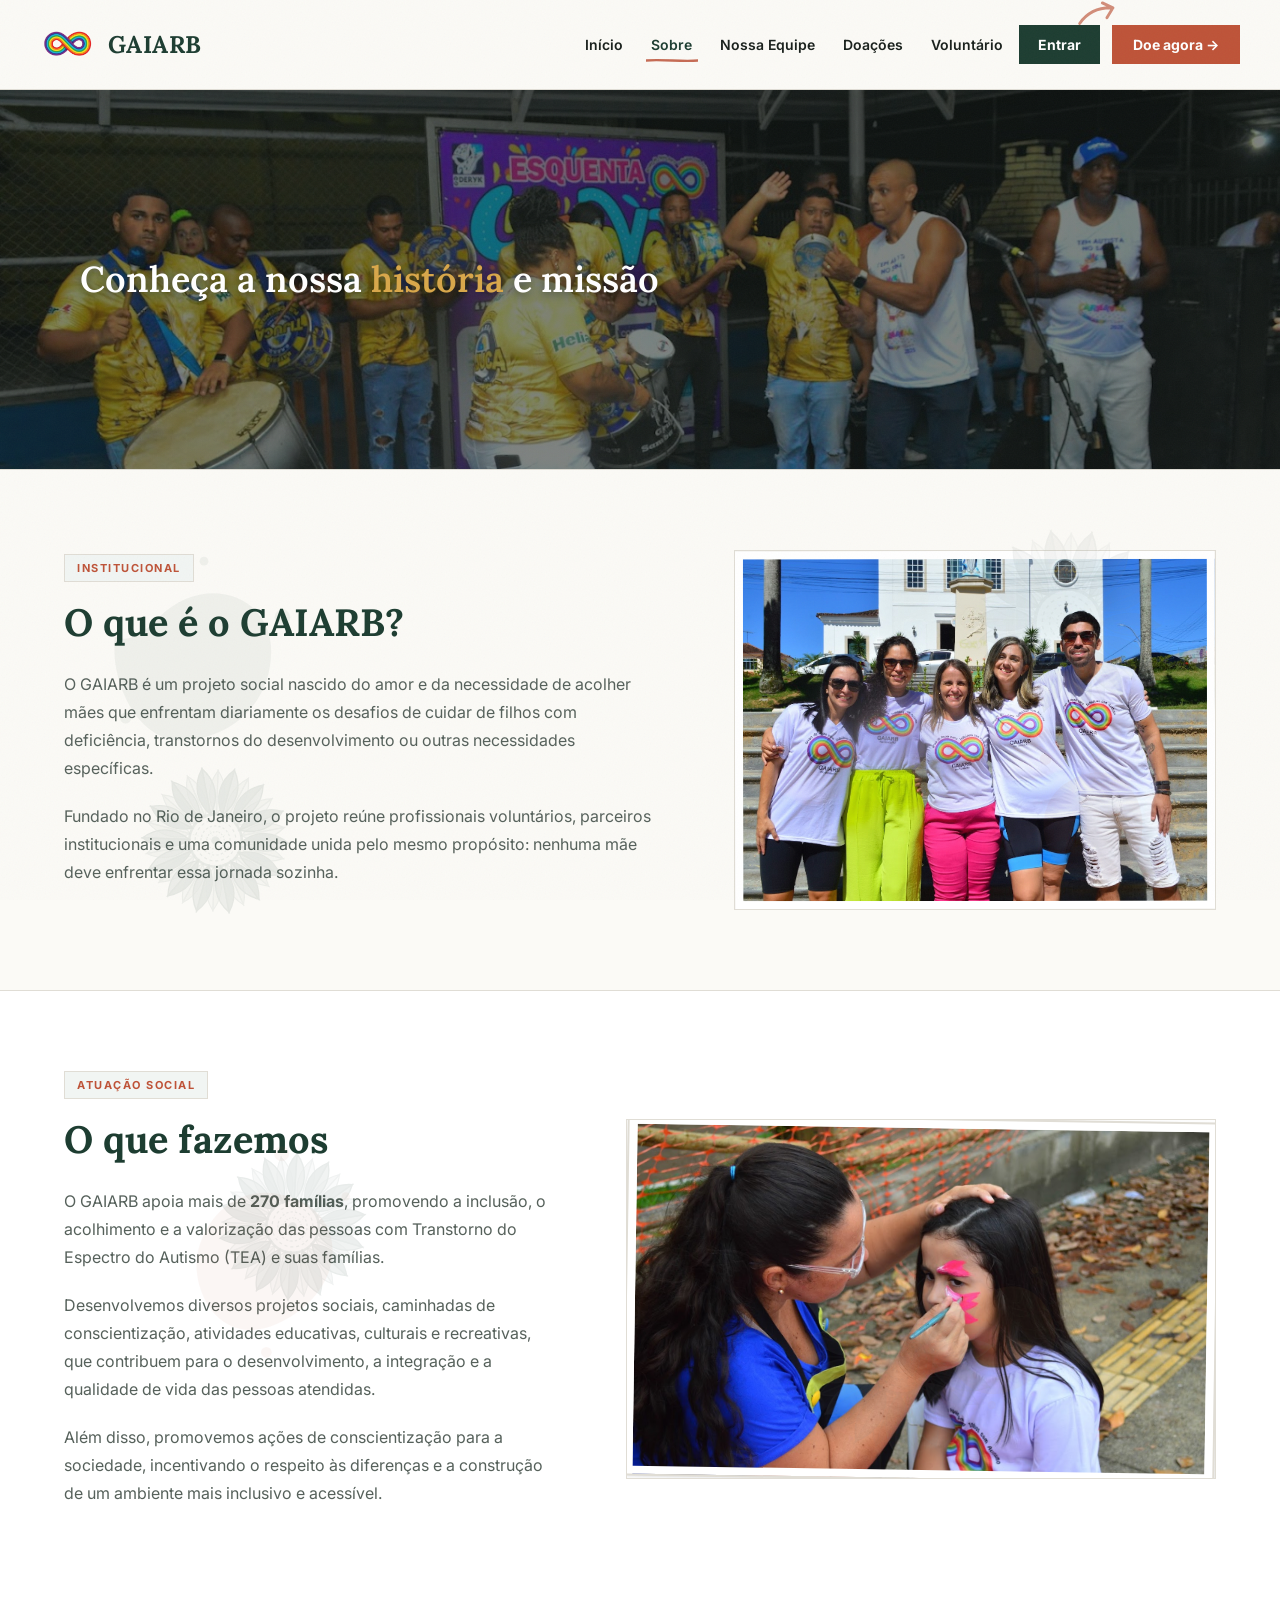
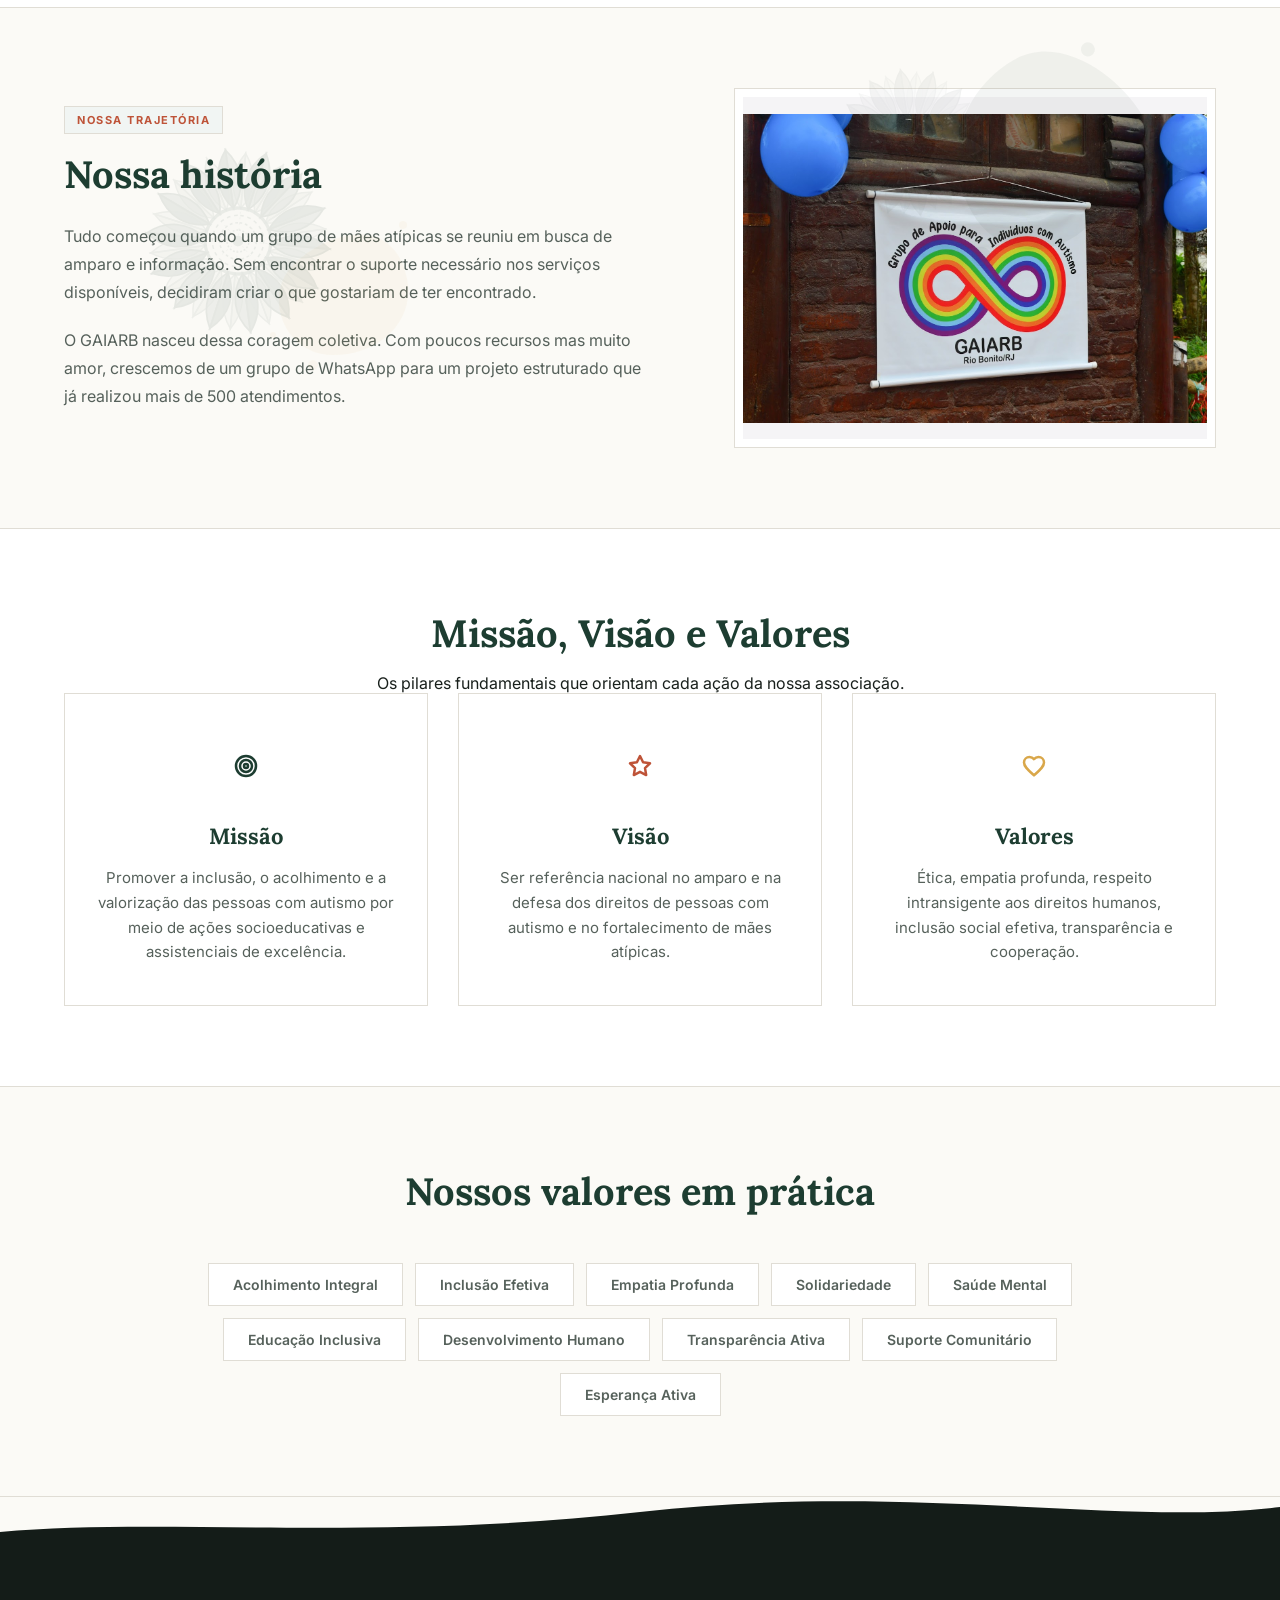
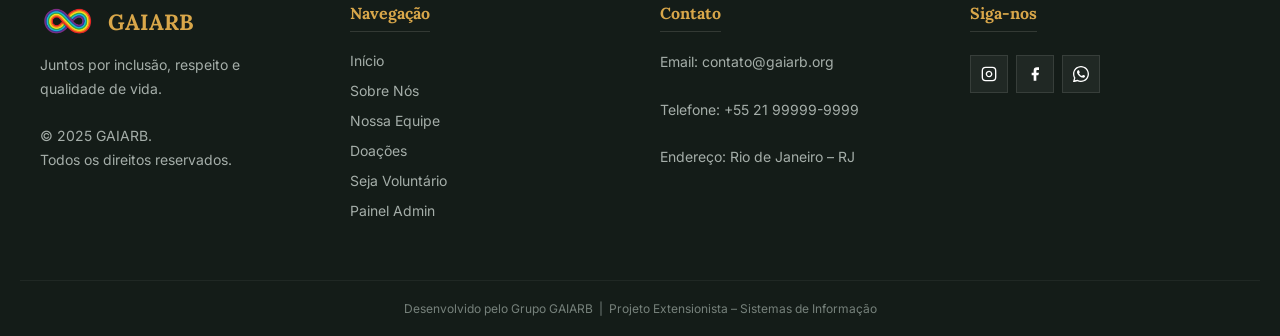
<file: gaiarb/sobre.html>
<!DOCTYPE html>
<html lang="pt-BR">
<head>
    <meta charset="UTF-8">
    <meta name="viewport" content="width=device-width, initial-scale=1.0">
    <title>Sobre Nós – GAIARB</title>
    <link rel="stylesheet" href="style.css">
    <link rel="stylesheet" href="sobre.css">
    <link rel="icon" type="image/x-icon" href="imagens/gaiarbLogoIcon.ico">
</head>
<body>

<!-- HEADER -->
<div class="header">
    <a href="index.html" id="logo-svg">
        <img src="imagens/simbolo_infinito.png" alt="GAIARB Logo" style="height: 38px; width: auto; object-fit: contain;">
        <span>GAIARB</span>
    </a>
    <div class="alllinks">
        <a href="index.html">     <div class="linkshead">Início</div>          </a>
        <a href="sobre.html">     <div class="linkshead active">Sobre</div>    </a>
        <a href="equipe.html">    <div class="linkshead">Nossa Equipe</div>    </a>
        <a href="doe.html">       <div class="linkshead">Doações</div>         </a>
        <a href="voluntario.html"><div class="linkshead">Voluntário</div>      </a>
        <a href="login.html">     <div class="linkshead btn-entrar">Entrar</div> </a>
        <a href="doe.html">       <div class="linkshead btn-doe">Doe agora →</div></a>
    </div>
</div>

<!-- BANNER -->
<div class="banner banner-has-bg" style="background-image: linear-gradient(rgba(19, 27, 23, 0.55), rgba(19, 27, 23, 0.55)), url('imagens/bandacarnaval.png');">
    <p>Conheça a nossa <span>história</span> e missão</p>
</div>

<!-- SEÇÃO 1 – O que é o GAIARB -->
<section class="about-section alternate-bg">
    <div class="container about-row">
        <div class="about-text">
            <span class="sub-badge">Institucional</span>
            <h1>O que é o GAIARB?</h1>
            <p>O GAIARB é um projeto social nascido do amor e da necessidade de acolher mães que enfrentam diariamente os desafios de cuidar de filhos com deficiência, transtornos do desenvolvimento ou outras necessidades específicas.</p>
            <p>Fundado no Rio de Janeiro, o projeto reúne profissionais voluntários, parceiros institucionais e uma comunidade unida pelo mesmo propósito: nenhuma mãe deve enfrentar essa jornada sozinha.</p>
        </div>
        <div class="about-image-wrapper">
            <div class="about-img" style="background-image: url('imagens/OGAIARB.png');"></div>
        </div>
    </div>
</section>

<!-- SEÇÃO 2 – O que fazemos -->
<section class="about-section">
    <div class="container about-row reverse">
        <div class="about-text">
            <span class="sub-badge">Atuação Social</span>
            <h1>O que fazemos</h1>
            <p>O GAIARB apoia mais de <strong>270 famílias</strong>, promovendo a inclusão, o acolhimento e a valorização das pessoas com Transtorno do Espectro do Autismo (TEA) e suas famílias.</p>
            <p>Desenvolvemos diversos projetos sociais, caminhadas de conscientização, atividades educativas, culturais e recreativas, que contribuem para o desenvolvimento, a integração e a qualidade de vida das pessoas atendidas.</p>
            <p>Além disso, promovemos ações de conscientização para a sociedade, incentivando o respeito às diferenças e a construção de um ambiente mais inclusivo e acessível.</p>
        </div>
        <div class="about-image-wrapper">
            <div class="about-img" style="background-image: url('imagens/gaiarbPintado.png');"></div>
        </div>
    </div>
</section>

<!-- SEÇÃO 3 – Nossa história -->
<section class="about-section alternate-bg">
    <div class="container about-row">
        <div class="about-text">
            <span class="sub-badge">Nossa Trajetória</span>
            <h1>Nossa história</h1>
            <p>Tudo começou quando um grupo de mães atípicas se reuniu em busca de amparo e informação. Sem encontrar o suporte necessário nos serviços disponíveis, decidiram criar o que gostariam de ter encontrado.</p>
            <p>O GAIARB nasceu dessa coragem coletiva. Com poucos recursos mas muito amor, crescemos de um grupo de WhatsApp para um projeto estruturado que já realizou mais de 500 atendimentos.</p>
        </div>
        <div class="about-image-wrapper">
            <div class="about-img" style="background-image: url('imagens/logologo.png'); background-size: contain; background-color: rgba(79, 70, 229, 0.03);"></div>
        </div>
    </div>
</section>

<!-- MISSÃO VISÃO VALORES -->
<section class="mvv-section">
    <div class="container">
        <h2>Missão, Visão e Valores</h2>
        <p>Os pilares fundamentais que orientam cada ação da nossa associação.</p>

        <div class="mvv-cards">
            <div class="mvv-card">
                <div class="card-icon-container">
                    <svg width="24" height="24" viewBox="0 0 24 24" fill="none" stroke="currentColor" stroke-width="2.5" stroke-linecap="round" stroke-linejoin="round"><circle cx="12" cy="12" r="10"></circle><circle cx="12" cy="12" r="6"></circle><circle cx="12" cy="12" r="2"></circle></svg>
                </div>
                <h3>Missão</h3>
                <p>Promover a inclusão, o acolhimento e a valorização das pessoas com autismo por meio de ações socioeducativas e assistenciais de excelência.</p>
            </div>
            <div class="mvv-card">
                <div class="card-icon-container">
                    <svg width="24" height="24" viewBox="0 0 24 24" fill="none" stroke="currentColor" stroke-width="2.5" stroke-linecap="round" stroke-linejoin="round"><polygon points="12 2 15.09 8.26 22 9.27 17 14.14 18.18 21.02 12 17.77 5.82 21.02 7 14.14 2 9.27 8.91 8.26 12 2"></polygon></svg>
                </div>
                <h3>Visão</h3>
                <p>Ser referência nacional no amparo e na defesa dos direitos de pessoas com autismo e no fortalecimento de mães atípicas.</p>
            </div>
            <div class="mvv-card">
                <div class="card-icon-container">
                    <svg width="24" height="24" viewBox="0 0 24 24" fill="none" stroke="currentColor" stroke-width="2.5" stroke-linecap="round" stroke-linejoin="round"><path d="M12 21.35l-1.45-1.32C5.4 15.36 2 12.28 2 8.5 2 5.42 4.42 3 7.5 3c1.74 0 3.41.81 4.5 2.09C13.09 3.81 14.76 3 16.5 3 19.58 3 22 5.42 22 8.5c0 3.78-3.4 6.86-8.55 11.54L12 21.35z"/></svg>
                </div>
                <h3>Valores</h3>
                <p>Ética, empatia profunda, respeito intransigente aos direitos humanos, inclusão social efetiva, transparência e cooperação.</p>
            </div>
        </div>
    </div>
</section>

<!-- VALORES EM TAGS -->
<section class="valores-section">
    <div class="container">
        <h2>Nossos valores em prática</h2>
        <div class="valores-grid">
            <span class="valor-tag">Acolhimento Integral</span>
            <span class="valor-tag">Inclusão Efetiva</span>
            <span class="valor-tag">Empatia Profunda</span>
            <span class="valor-tag">Solidariedade</span>
            <span class="valor-tag">Saúde Mental</span>
            <span class="valor-tag">Educação Inclusiva</span>
            <span class="valor-tag">Desenvolvimento Humano</span>
            <span class="valor-tag">Transparência Ativa</span>
            <span class="valor-tag">Suporte Comunitário</span>
            <span class="valor-tag">Esperança Ativa</span>
        </div>
    </div>
</section>

<!-- TRANSIÇÃO -->
<div id="transicao-footer"></div>

<!-- FOOTER -->
<footer>
    <div class="footer-container">
        <div class="footer-col" id="footer-logo">
            <a href="index.html" style="display:flex;align-items:center;gap:12px;margin-bottom:12px;">
                <img src="imagens/simbolo_infinito.png" alt="GAIARB Logo" style="height: 38px; width: auto; object-fit: contain;">
                <span style="font-family:'Lora',sans-serif;font-weight:700;font-size:22px;color:var(--accent);">GAIARB</span>
            </a>
            <p>Juntos por inclusão, respeito e<br>qualidade de vida.<br><br>&copy; 2025 GAIARB.<br>Todos os direitos reservados.</p>
        </div>
        <div class="footer-col">
            <h3>Navegação</h3>
            <ul>
                <li><a href="index.html">Início</a></li>
                <li><a href="sobre.html">Sobre Nós</a></li>
                <li><a href="equipe.html">Nossa Equipe</a></li>
                <li><a href="doe.html">Doações</a></li>
                <li><a href="voluntario.html">Seja Voluntário</a></li>
                <li><a href="admin.html">Painel Admin</a></li>
            </ul>
        </div>
        <div class="footer-col">
            <h3>Contato</h3>
            <p>Email: contato@gaiarb.org<br><br>Telefone: +55 21 99999-9999<br><br>Endereço: Rio de Janeiro – RJ</p>
        </div>
        <div class="footer-col">
            <h3>Siga-nos</h3>
            <div class="footer-social">
                <a href="https://www.instagram.com/gaiarb_rj/" target="_blank" rel="noopener noreferrer" aria-label="Instagram">
                    <svg xmlns="http://www.w3.org/2000/svg" viewBox="0 0 24 24"><rect x="2" y="2" width="20" height="20" rx="5" ry="5" fill="none" stroke="white" stroke-width="2"/><path d="M16 11.37A4 4 0 1 1 12.63 8 4 4 0 0 1 16 11.37z" fill="none" stroke="white" stroke-width="2"/><line x1="17.5" y1="6.5" x2="17.51" y2="6.5" stroke="white" stroke-width="2"/></svg>
                </a>
                <a href="https://www.facebook.com/gaiarb.rio.bonito" target="_blank" rel="noopener noreferrer" aria-label="Facebook">
                    <svg xmlns="http://www.w3.org/2000/svg" viewBox="0 0 24 24" fill="white"><path d="M18 2h-3a5 5 0 0 0-5 5v3H7v4h3v8h4v-8h3l1-4h-4V7a1 1 0 0 1 1-1h3z"/></svg>
                </a>
                <a href="https://wa.me/5521999999999" target="_blank" rel="noopener noreferrer" aria-label="WhatsApp">
                    <svg xmlns="http://www.w3.org/2000/svg" viewBox="0 0 24 24" fill="white"><path d="M17.472 14.382c-.297-.149-1.758-.867-2.03-.967-.273-.099-.471-.148-.67.15-.197.297-.767.966-.94 1.164-.173.199-.347.223-.644.075-.297-.15-1.255-.463-2.39-1.475-.883-.788-1.48-1.761-1.653-2.059-.173-.297-.018-.458.13-.606.134-.133.298-.347.446-.52.149-.174.198-.298.298-.497.099-.198.05-.371-.025-.52-.075-.149-.669-1.612-.916-2.207-.242-.579-.487-.5-.669-.51-.173-.008-.371-.01-.57-.01-.198 0-.52.074-.792.372-.272.297-1.04 1.016-1.04 2.479 0 1.462 1.065 2.875 1.213 3.074.149.198 2.096 3.2 5.077 4.487.709.306 1.262.489 1.694.625.712.227 1.36.195 1.871.118.571-.085 1.758-.719 2.006-1.413.248-.694.248-1.289.173-1.413-.074-.124-.272-.198-.57-.347z"/><path d="M12 0C5.373 0 0 5.373 0 12c0 2.114.549 4.1 1.51 5.833L.057 23.776a.5.5 0 0 0 .614.639l6.044-1.45A11.94 11.94 0 0 0 12 24c6.627 0 12-5.373 12-12S18.627 0 12 0zm0 22c-1.872 0-3.627-.484-5.158-1.334l-.366-.213-3.795.912.946-3.694-.234-.381A9.96 9.96 0 0 1 2 12C2 6.477 6.477 2 12 2s10 4.477 10 10-4.477 10-10 10z"/></svg>
                </a>
            </div>
        </div>
    </div>
    <div class="footer-bottom">
        <p>Desenvolvido pelo Grupo GAIARB &nbsp;|&nbsp; Projeto Extensionista – Sistemas de Informação</p>
    </div>
</footer>

<script src="script.js" defer></script>
</body>
</html>
</file>
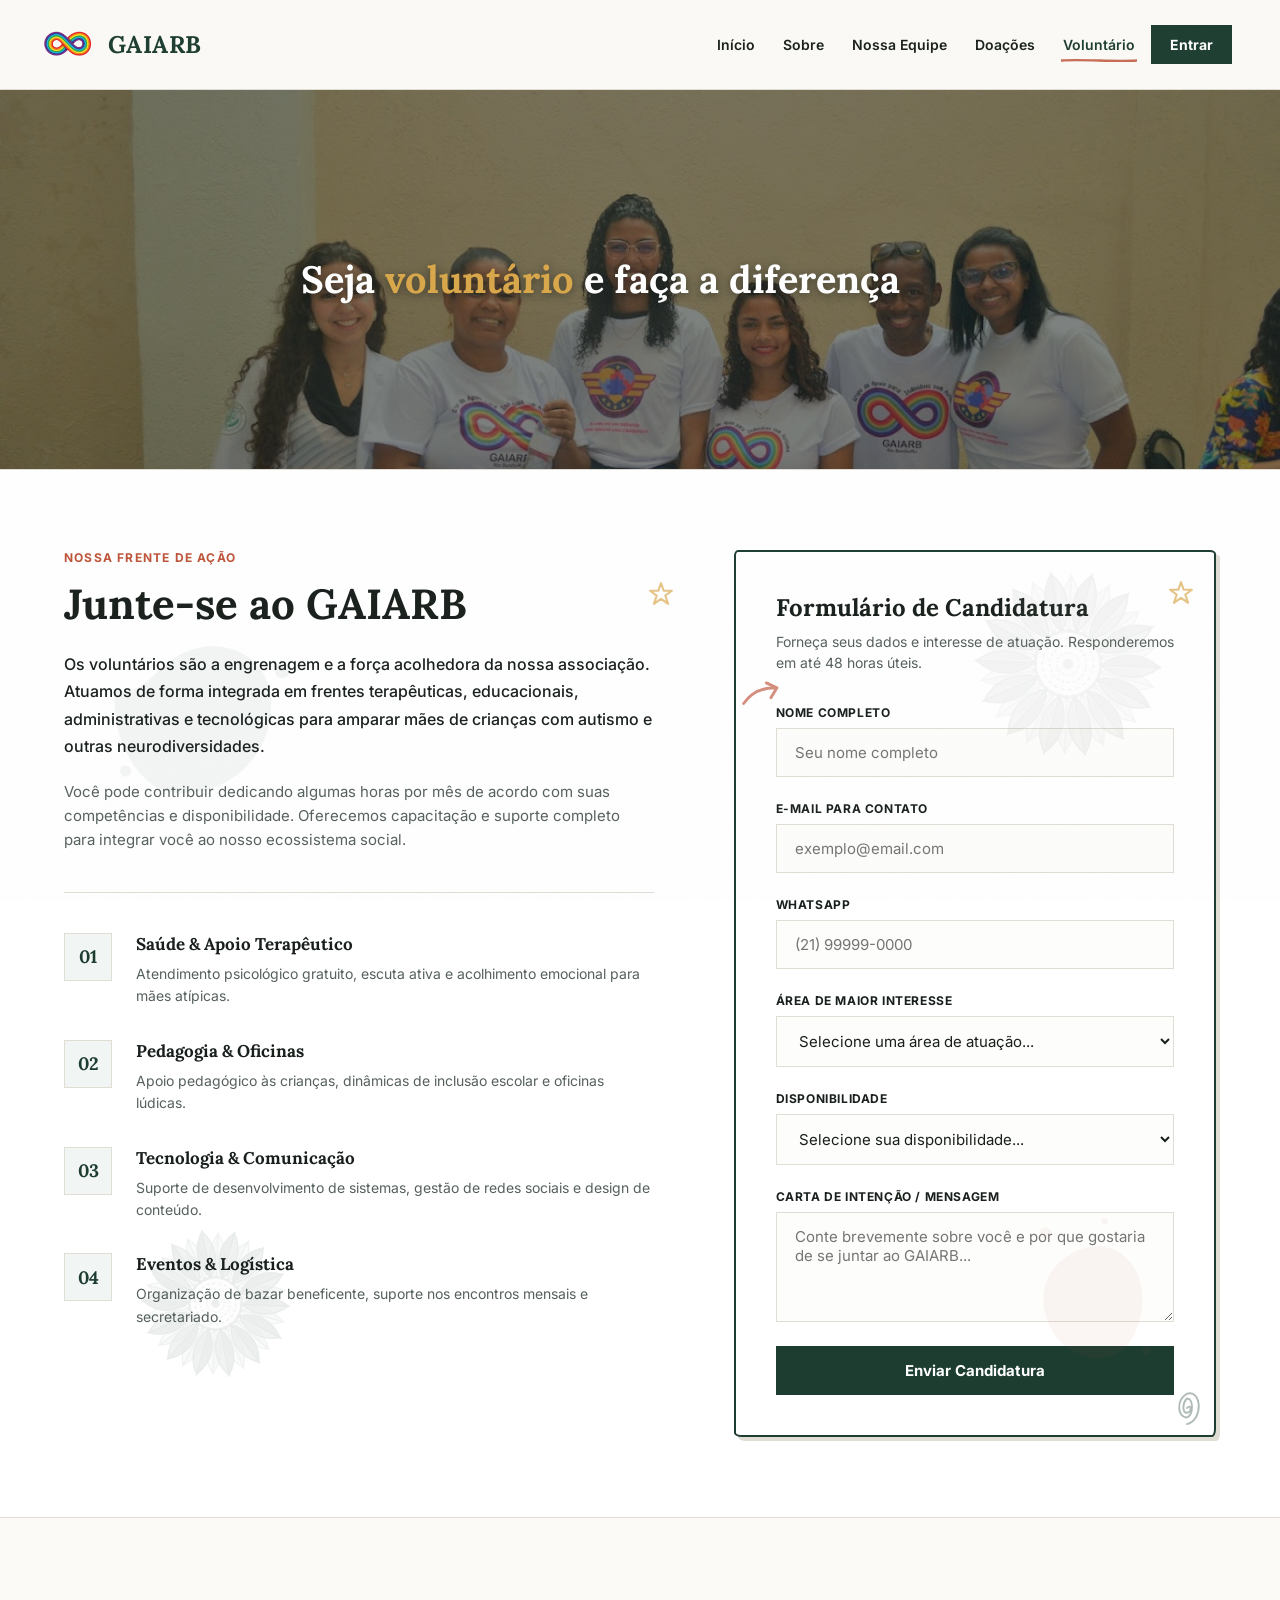
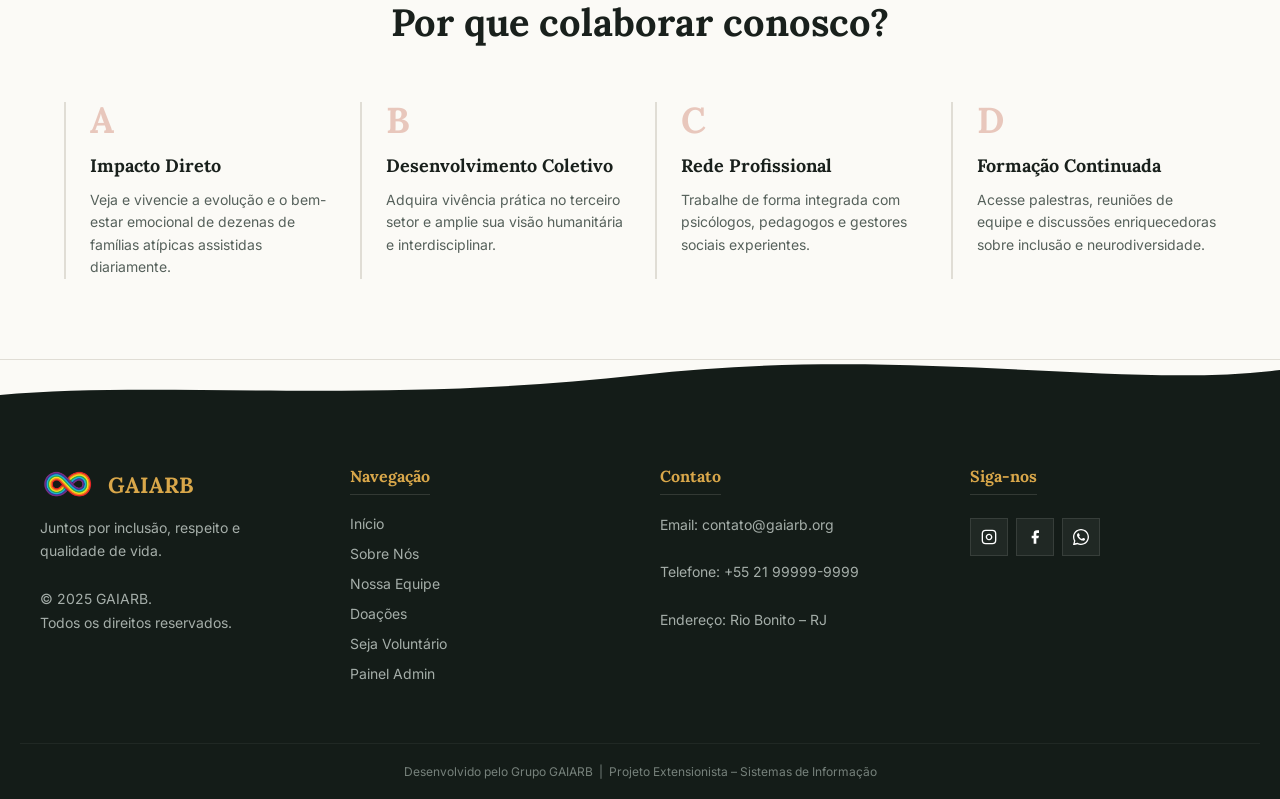
<file: gaiarb/voluntario.html>
<!DOCTYPE html>
<html lang="pt-BR">
<head>
    <meta charset="UTF-8">
    <meta name="viewport" content="width=device-width, initial-scale=1.0">
    <title>Seja Voluntário – GAIARB</title>
    <link rel="stylesheet" href="style.css">
    <link rel="stylesheet" href="voluntario.css">
    <link rel="icon" type="image/x-icon" href="imagens/gaiarbLogoIcon.ico">
</head>
<body>

<!-- HEADER -->
<div class="header">
    <a href="index.html" id="logo-svg">
        <img src="imagens/simbolo_infinito.png" alt="GAIARB Logo" style="height: 38px; width: auto; object-fit: contain;">
        <span>GAIARB</span>
    </a>
    <div class="alllinks">
        <a href="index.html">     <div class="linkshead">Início</div>                   </a>
        <a href="sobre.html">     <div class="linkshead">Sobre</div>                    </a>
        <a href="equipe.html">    <div class="linkshead">Nossa Equipe</div>             </a>
        <a href="doe.html">       <div class="linkshead">Doações</div>                  </a>
        <a href="voluntario.html"><div class="linkshead active">Voluntário</div>        </a>
        <a href="login.html">     <div class="linkshead btn-entrar">Entrar</div>    </a>
    </div>
</div>

<!-- BANNER -->
<div class="banner banner-has-bg" style="background-image: linear-gradient(rgba(19, 27, 23, 0.55), rgba(19, 27, 23, 0.55)), url('imagens/voluntariosdiadascriança.jpg');">
    <p>Seja <span>voluntário</span> e faça a diferença</p>
</div>

<!-- SEÇÃO PRINCIPAL -->
<section class="voluntario-editorial-section">
    <div class="container voluntario-grid">
        
        <!-- COLUNA ESQUERDA: MANIFESTO -->
        <div class="vol-manifesto-col">
            <span class="vol-tagline">NOSSA FRENTE DE AÇÃO</span>
            <h2 class="vol-title">Junte-se ao GAIARB</h2>
            <p class="vol-lead">Os voluntários são a engrenagem e a força acolhedora da nossa associação. Atuamos de forma integrada em frentes terapêuticas, educacionais, administrativas e tecnológicas para amparar mães de crianças com autismo e outras neurodiversidades.</p>
            <p class="vol-text">Você pode contribuir dedicando algumas horas por mês de acordo com suas competências e disponibilidade. Oferecemos capacitação e suporte completo para integrar você ao nosso ecossistema social.</p>
            
            <div class="vol-frentes-list">
                <div class="vol-frente-item">
                    <span class="vol-frente-num">01</span>
                    <div class="vol-frente-desc">
                        <h4>Saúde & Apoio Terapêutico</h4>
                        <p>Atendimento psicológico gratuito, escuta ativa e acolhimento emocional para mães atípicas.</p>
                    </div>
                </div>
                <div class="vol-frente-item">
                    <span class="vol-frente-num">02</span>
                    <div class="vol-frente-desc">
                        <h4>Pedagogia & Oficinas</h4>
                        <p>Apoio pedagógico às crianças, dinâmicas de inclusão escolar e oficinas lúdicas.</p>
                    </div>
                </div>
                <div class="vol-frente-item">
                    <span class="vol-frente-num">03</span>
                    <div class="vol-frente-desc">
                        <h4>Tecnologia & Comunicação</h4>
                        <p>Suporte de desenvolvimento de sistemas, gestão de redes sociais e design de conteúdo.</p>
                    </div>
                </div>
                <div class="vol-frente-item">
                    <span class="vol-frente-num">04</span>
                    <div class="vol-frente-desc">
                        <h4>Eventos & Logística</h4>
                        <p>Organização de bazar beneficente, suporte nos encontros mensais e secretariado.</p>
                    </div>
                </div>
            </div>
        </div>

        <!-- COLUNA DIREITA: FORMULÁRIO -->
        <div class="vol-form-col">
            <h3 class="form-title">Formulário de Candidatura</h3>
            <p class="form-subtitle">Forneça seus dados e interesse de atuação. Responderemos em até 48 horas úteis.</p>
            
            <div class="form-fieldset-sharp">
                <div class="form-grupo-sharp">
                    <label for="vol-nome">Nome completo</label>
                    <input type="text" id="vol-nome" class="field-sharp" placeholder="Seu nome completo">
                </div>
                <div class="form-grupo-sharp">
                    <label for="vol-email">E-mail para contato</label>
                    <input type="email" id="vol-email" class="field-sharp" placeholder="exemplo@email.com">
                </div>
                <div class="form-grupo-sharp">
                    <label for="vol-whats">WhatsApp</label>
                    <input type="tel" id="vol-whats" class="field-sharp" placeholder="(21) 99999-0000">
                </div>
                <div class="form-grupo-sharp">
                    <label for="vol-area">Área de maior interesse</label>
                    <select id="vol-area" class="select-sharp">
                        <option value="">Selecione uma área de atuação...</option>
                        <option>Psicologia / Saúde Mental</option>
                        <option>Educação / Pedagogia</option>
                        <option>Comunicação / Marketing</option>
                        <option>Tecnologia / Desenvolvimento</option>
                        <option>Artes e Oficinas Criativas</option>
                        <option>Organização de Eventos</option>
                        <option>Logística e Transporte</option>
                        <option>Apoio Administrativo</option>
                        <option>Outra área</option>
                    </select>
                </div>
                <div class="form-grupo-sharp">
                    <label for="vol-disp">Disponibilidade</label>
                    <select id="vol-disp" class="select-sharp">
                        <option value="">Selecione sua disponibilidade...</option>
                        <option>Fins de semana</option>
                        <option>Dias úteis – Turno da Manhã</option>
                        <option>Dias úteis – Turno da Tarde</option>
                        <option>Dias úteis – Turno da Noite</option>
                        <option>Horário Flexível</option>
                    </select>
                </div>
                <div class="form-grupo-sharp">
                    <label for="vol-msg">Carta de Intenção / Mensagem</label>
                    <textarea id="vol-msg" class="textarea-sharp" rows="4" placeholder="Conte brevemente sobre você e por que gostaria de se juntar ao GAIARB..."></textarea>
                </div>
                
                <div id="vol-status-msg" style="display:none; margin-bottom: 20px; font-weight:700;"></div>
                
                <button class="btn-primary" style="width: 100%; text-align: center; justify-content: center; display: block;" onclick="enviarFormVoluntario()">Enviar Candidatura</button>
            </div>
        </div>
        
    </div>
</section>

<!-- SEÇÃO POR QUE SER VOLUNTÁRIO (EDITORIAL) -->
<section class="porque-section-editorial">
    <div class="container">
        <h2 class="porque-title">Por que colaborar conosco?</h2>
        <div class="porque-grid-editorial">
            <div class="porque-col-editorial">
                <span class="porque-num">A</span>
                <h4>Impacto Direto</h4>
                <p>Veja e vivencie a evolução e o bem-estar emocional de dezenas de famílias atípicas assistidas diariamente.</p>
            </div>
            
            <div class="porque-col-editorial">
                <span class="porque-num">B</span>
                <h4>Desenvolvimento Coletivo</h4>
                <p>Adquira vivência prática no terceiro setor e amplie sua visão humanitária e interdisciplinar.</p>
            </div>
            
            <div class="porque-col-editorial">
                <span class="porque-num">C</span>
                <h4>Rede Profissional</h4>
                <p>Trabalhe de forma integrada com psicólogos, pedagogos e gestores sociais experientes.</p>
            </div>
            
            <div class="porque-col-editorial">
                <span class="porque-num">D</span>
                <h4>Formação Continuada</h4>
                <p>Acesse palestras, reuniões de equipe e discussões enriquecedoras sobre inclusão e neurodiversidade.</p>
            </div>
        </div>
    </div>
</section>

<!-- TRANSIÇÃO -->
<div id="transicao-footer"></div>

<!-- FOOTER -->
<footer>
    <div class="footer-container">
        <div class="footer-col" id="footer-logo">
            <a href="index.html" style="display:flex;align-items:center;gap:12px;margin-bottom:12px;">
                <img src="imagens/simbolo_infinito.png" alt="GAIARB Logo" style="height: 38px; width: auto; object-fit: contain;">
                <span style="font-family:'Lora',sans-serif;font-weight:700;font-size:22px;color:var(--accent);">GAIARB</span>
            </a>
            <p>Juntos por inclusão, respeito e<br>qualidade de vida.<br><br>&copy; 2025 GAIARB.<br>Todos os direitos reservados.</p>
        </div>
        <div class="footer-col">
            <h3>Navegação</h3>
            <ul>
                <li><a href="index.html">Início</a></li>
                <li><a href="sobre.html">Sobre Nós</a></li>
                <li><a href="equipe.html">Nossa Equipe</a></li>
                <li><a href="doe.html">Doações</a></li>
                <li><a href="voluntario.html">Seja Voluntário</a></li>
                <li><a href="admin.html">Painel Admin</a></li>
            </ul>
        </div>
        <div class="footer-col">
            <h3>Contato</h3>
            <p>Email: contato@gaiarb.org<br><br>Telefone: +55 21 99999-9999<br><br>Endereço: Rio Bonito – RJ</p>
        </div>
        <div class="footer-col">
            <h3>Siga-nos</h3>
            <div class="footer-social">
                <a href="https://www.instagram.com/gaiarb_rj/" target="_blank" rel="noopener noreferrer" aria-label="Instagram">
                    <svg xmlns="http://www.w3.org/2000/svg" viewBox="0 0 24 24"><rect x="2" y="2" width="20" height="20" rx="5" ry="5" fill="none" stroke="white" stroke-width="2"/><path d="M16 11.37A4 4 0 1 1 12.63 8 4 4 0 0 1 16 11.37z" fill="none" stroke="white" stroke-width="2"/><line x1="17.5" y1="6.5" x2="17.51" y2="6.5" stroke="white" stroke-width="2"/></svg>
                </a>
                <a href="https://www.facebook.com/gaiarb.rio.bonito" target="_blank" rel="noopener noreferrer" aria-label="Facebook">
                    <svg xmlns="http://www.w3.org/2000/svg" viewBox="0 0 24 24" fill="white"><path d="M18 2h-3a5 5 0 0 0-5 5v3H7v4h3v8h4v-8h3l1-4h-4V7a1 1 0 0 1 1-1h3z"/></svg>
                </a>
                <a href="https://wa.me/5521999999999" target="_blank" rel="noopener noreferrer" aria-label="WhatsApp">
                    <svg xmlns="http://www.w3.org/2000/svg" viewBox="0 0 24 24" fill="white"><path d="M17.472 14.382c-.297-.149-1.758-.867-2.03-.967-.273-.099-.471-.148-.67.15-.197.297-.767.966-.94 1.164-.173.199-.347.223-.644.075-.297-.15-1.255-.463-2.39-1.475-.883-.788-1.48-1.761-1.653-2.059-.173-.297-.018-.458.13-.606.134-.133.298-.347.446-.52.149-.174.198-.298.298-.497.099-.198.05-.371-.025-.52-.075-.149-.669-1.612-.916-2.207-.242-.579-.487-.5-.669-.51-.173-.008-.371-.01-.57-.01-.198 0-.52.074-.792.372-.272.297-1.04 1.016-1.04 2.479 0 1.462 1.065 2.875 1.213 3.074.149.198 2.096 3.2 5.077 4.487.709.306 1.262.489 1.694.625.712.227 1.36.195 1.871.118.571-.085 1.758-.719 2.006-1.413.248-.694.248-1.289.173-1.413-.074-.124-.272-.198-.57-.347z"/><path d="M12 0C5.373 0 0 5.373 0 12c0 2.114.549 4.1 1.51 5.833L.057 23.776a.5.5 0 0 0 .614.639l6.044-1.45A11.94 11.94 0 0 0 12 24c6.627 0 12-5.373 12-12S18.627 0 12 0zm0 22c-1.872 0-3.627-.484-5.158-1.334l-.366-.213-3.795.912.946-3.694-.234-.381A9.96 9.96 0 0 1 2 12C2 6.477 6.477 2 12 2s10 4.477 10 10-4.477 10-10 10z"/></svg>
                </a>
            </div>
        </div>
    </div>
    <div class="footer-bottom">
        <p>Desenvolvido pelo Grupo GAIARB &nbsp;|&nbsp; Projeto Extensionista – Sistemas de Informação</p>
    </div>
</footer>

<script src="script.js" defer></script>
</body>
</html>
</file>
<file: gaiarb/style.css>
@import url('https://fonts.googleapis.com/css2?family=Lora:ital,wght@0,400;0,500;0,600;0,700;1,400&family=Inter:wght@300;400;500;600;700;800&display=swap');

:root {
    --primary: #1d3d31; /* Deep forest green */
    --primary-light: #f1f5f3; /* Muted warm green tint */
    --secondary: #be5338; /* Terracotta / Rust */
    --accent: #d9a74a; /* Warm gold */
    --bg: #fbfaf6; /* Warm sand/linen background */
    --white: #ffffff;
    --text: #19201c; /* Deep warm forest charcoal */
    --text-light: #56615b; /* Muted olive slate */
    --border: #e0ddd5; /* Warm soft border */
    --rainbow: var(--secondary);
    --shadow: none;
    --radius: 0px;
}

* { box-sizing: border-box; margin: 0; padding: 0; }

html { scroll-behavior: smooth; }

body {
    font-family: 'Inter', sans-serif;
    background-color: var(--bg);
    color: var(--text);
    overflow-x: hidden;
    min-height: 100vh;
    display: flex;
    flex-direction: column;
}

a { text-decoration: none; color: inherit; }

/* ── CURSOR PERSONALIZADO ──────────────────────── */
* { cursor: default; }
a, button, [onclick], .valor-btn, .filtro-btn, .galeria-item, .info-chave { cursor: pointer; }

/* ── SELEÇÃO COLORIDA ──────────────────────────── */
::selection { background: rgba(190, 83, 56, 0.15); color: var(--text); }

/* ── SCROLLBAR ─────────────────────────────────── */
::-webkit-scrollbar { width: 6px; }
::-webkit-scrollbar-track { background: #f5f4ef; }
::-webkit-scrollbar-thumb { background: var(--primary); }

/* ── HEADER ────────────────────────────────────── */
.header {
    width: 100%;
    height: 90px;
    background-color: rgba(251, 250, 246, 0.95);
    backdrop-filter: blur(12px);
    -webkit-backdrop-filter: blur(12px);
    display: flex;
    align-items: center;
    padding: 0 40px;
    position: sticky;
    top: 0;
    left: 0;
    z-index: 100;
    justify-content: space-between;
    box-sizing: border-box;
    transition: all 0.3s ease;
    border-bottom: 1px solid var(--border);
}

#logo-svg {
    display: flex;
    align-items: center;
    gap: 12px;
    flex-shrink: 0;
    text-decoration: none;
    transition: transform 0.3s ease;
}

#logo-svg:hover { transform: translateY(-1px); }

#logo-svg span {
    font-family: 'Lora', serif;
    font-weight: 700;
    font-size: 24px;
    color: var(--primary);
    letter-spacing: 0.5px;
}

#logo-svg svg { transition: transform 0.5s ease; }
#logo-svg:hover svg { transform: rotate(15deg); }

.alllinks {
    display: flex;
    align-items: center;
    gap: 4px;
    flex-wrap: wrap;
}

.linkshead {
    font-family: 'Inter', sans-serif;
    font-size: 14px;
    font-weight: 600;
    color: var(--text);
    position: relative;
    display: inline-block;
    padding: 8px 12px;
    cursor: pointer;
    transition: color 0.3s ease;
}

.linkshead::after {
    content: '';
    position: absolute;
    bottom: 2px;
    left: 50%;
    width: 0%;
    height: 2px;
    background: var(--secondary);
    transform: translateX(-50%);
    transition: width 0.3s ease;
}

.linkshead:hover::after { width: 80%; }
.linkshead:hover { color: var(--secondary); }

.btn-doe {
    background: var(--secondary);
    color: white !important;
    padding: 10px 20px !important;
    font-weight: 700 !important;
    transition: background-color 0.2s ease !important;
    border: 1px solid var(--secondary);
}

.btn-doe:hover {
    background: #a5462d !important;
    border-color: #a5462d !important;
}

.btn-doe::after { display: none !important; }

.btn-entrar {
    background: var(--primary) !important;
    color: white !important;
    border: 1px solid var(--primary);
    padding: 10px 18px !important;
    font-weight: 700 !important;
    transition: all 0.2s ease !important;
    margin-right: 8px;
}

.btn-entrar:hover {
    background: transparent !important;
    color: var(--primary) !important;
}

.btn-entrar::after { display: none !important; }/* ── BANNER ────────────────────────────────────── */
.banner {
    width: 100%;
    height: 380px;
    display: flex;
    align-items: center;
    background: var(--primary-light);
    position: relative;
    overflow: hidden;
    border-bottom: 1px solid var(--border);
}

.banner p {
    font-family: 'Lora', serif;
    font-size: 36px;
    font-weight: 600;
    color: var(--text);
    line-height: 1.3;
    max-width: 1200px;
    width: 100%;
    margin: 0 auto;
    padding: 0 40px;
    position: relative;
    z-index: 1;
}

.banner p span { color: var(--secondary); }

.banner.banner-has-bg {
    background-size: cover !important;
    background-position: center 30% !important; /* Ajusta a imagem ligeiramente para cima comparado a 20%, equilibrando o enquadramento */
}

.banner.banner-has-bg p {
    color: var(--white) !important;
    text-shadow: 0 2px 8px rgba(13, 20, 16, 0.5);
}

.banner.banner-has-bg p span {
    color: var(--accent) !important;
}

/* ── SEÇÕES ALTERNADAS ─────────────────────────── */
.secao {
    width: 100%;
    min-height: 400px;
    height: auto;
    display: flex;
    flex-direction: row;
    align-items: center;
    padding: 60px;
    box-sizing: border-box;
    border-bottom: 1px solid var(--border);
}

.secao-purple {
    background: var(--primary-light);
    color: var(--text);
}

.secao-white  { background: var(--white); color: var(--text); }
.secao-soft   { background: #f6f5ef; color: var(--text); }

.secao h1 {
    font-family: 'Lora', serif;
    font-size: 36px;
    font-weight: 700;
    margin-bottom: 20px;
    line-height: 1.2;
    color: var(--primary);
}

.secao-purple h1,
.secao-white h1,
.secao-soft h1 {
    color: var(--primary);
}

.secao p {
    font-size: 16px;
    line-height: 1.7;
    margin-bottom: 16px;
    max-width: 580px;
}

.secao-purple p { color: var(--text-light); }

.secao-img {
    width: 400px;
    height: 340px;
    flex-shrink: 0;
    background-size: cover;
    background-position: center;
    border: 1px solid var(--border);
    transition: transform 0.4s ease;
}

.secao:hover .secao-img {
    transform: scale(1.01);
}

.secao-purple .secao-img { margin-left: 50px; }
.secao-white .secao-img,
.secao-soft  .secao-img  { margin-right: 50px; }

/* ── TRANSIÇÃO ─────────────────────────────────── */
#transicao-footer {
    width: 100%;
    height: 48px;
    background-color: var(--bg);
    background-image: url("data:image/svg+xml;utf8,<svg xmlns='http://www.w3.org/2000/svg' viewBox='0 0 1200 48' preserveAspectRatio='none'><path d='M0,35 C150,20 350,45 600,15 C850,-15 1050,30 1200,10 L1200,48 L0,48 Z' fill='%23141c18'/></svg>");
    background-size: 100% 100%;
    background-repeat: no-repeat;
    margin-bottom: -2px;
    border: none;
}

/* ── FOOTER ────────────────────────────────────── */
footer {
    width: 100%;
    background-color: #141c18; /* Deep charcoal with green subtone */
    color: #e0ddd5;
    padding: 60px 20px 20px;
    margin-top: auto;
    font-family: 'Inter', sans-serif;
    box-sizing: border-box;
    border-top: none;
}

.footer-container {
    display: flex;
    flex-wrap: wrap;
    justify-content: space-between;
    max-width: 1200px;
    margin: 0 auto;
    gap: 40px;
}

.footer-col { flex: 1; min-width: 200px; }

.footer-col h3 {
    font-family: 'Lora', serif;
    font-size: 16px;
    font-weight: 700;
    margin-bottom: 18px;
    color: var(--accent);
    border-bottom: 1px solid rgba(224, 221, 213, 0.15);
    padding-bottom: 8px;
    display: inline-block;
}

.footer-col p { font-size: 14px; line-height: 1.7; color: #a5aea9; }

.footer-col ul { list-style: none; padding: 0; margin: 0; }
.footer-col ul li { margin-bottom: 10px; }
.footer-col ul li a {
    color: #a5aea9;
    font-size: 14px;
    transition: color 0.2s ease;
    display: inline-block;
}
.footer-col ul li a:hover { color: var(--accent); }

.footer-social { display: flex; gap: 8px; margin-top: 5px; }

.footer-social a {
    display: flex;
    align-items: center;
    justify-content: center;
    width: 38px; height: 38px;
    background: rgba(255, 255, 255, 0.05);
    border: 1px solid rgba(255, 255, 255, 0.1);
    transition: all 0.2s ease;
}

.footer-social a:hover {
    background: var(--secondary);
    border-color: var(--secondary);
}

.footer-social svg { width: 16px; height: 16px; }

.footer-bottom {
    text-align: center;
    margin-top: 50px;
    padding-top: 20px;
    border-top: 1px solid rgba(255, 255, 255, 0.05);
}

.footer-bottom p { font-size: 12px; color: #76817b; }

/* ── BOTÕES GLOBAIS ────────────────────────────── */
.btn-primary {
    background: var(--primary);
    color: white;
    border: 1px solid var(--primary);
    padding: 14px 28px;
    font-family: 'Inter', sans-serif;
    font-size: 15px;
    font-weight: 700;
    cursor: pointer;
    transition: all 0.2s ease;
    text-decoration: none;
    display: inline-block;
    text-align: center;
}

.btn-primary:hover {
    background: var(--secondary);
    border-color: var(--secondary);
}

.btn-secondary {
    background: transparent;
    color: var(--primary);
    border: 1px solid var(--primary);
    padding: 13px 26px;
    font-family: 'Inter', sans-serif;
    font-size: 15px;
    font-weight: 700;
    cursor: pointer;
    transition: all 0.2s ease;
    text-decoration: none;
    display: inline-block;
    text-align: center;
}

.btn-secondary:hover {
    background: var(--primary);
    color: white;
}

/* ── RESPONSIVO ────────────────────────────────── */
@media screen and (max-width: 900px) {
    .header { height: auto; min-height: 80px; flex-wrap: wrap; padding: 15px 20px; gap: 12px; }
    .alllinks { gap: 2px; justify-content: center; }
    .linkshead { font-size: 13px; padding: 6px 8px; }

    .banner { height: 280px; }
    .banner p { font-size: 24px; padding: 0 24px; }

    .secao { flex-direction: column; padding: 40px 30px; text-align: center; }
    .secao h1 { font-size: 28px; }
    .secao p  { font-size: 15px; max-width: 100%; }
    .secao-img { width: 100%; max-width: 400px; height: 260px; margin: 25px auto 0 !important; }

    .footer-container { flex-direction: column; text-align: center; }
    .footer-col h3 { display: inline-block; }
    #footer-logo { order: -1; }
}

@media screen and (max-width: 480px) {
    .header { padding: 12px 15px; }
    .linkshead { font-size: 12px; padding: 5px 6px; }

    .banner { height: 220px; }
    .banner p { font-size: 20px; padding: 0 16px; }

    .secao { padding: 30px 18px; }
    .secao h1 { font-size: 22px; }
    .secao p  { font-size: 14px; }
    .secao-img { height: 200px; }

    #transicao-footer { height: 60px; }
}

/* ── COMPONENTES GLOBAIS DE ESTRUTURA ──────────────── */
.container {
    width: 100%;
    max-width: 1200px;
    margin: 0 auto;
    padding: 0 24px;
    box-sizing: border-box;
}

/* ── ESTÉTICA EDITORIAL COM TOQUE DE ARTE (CANVAS E MOLDURAS) ── */
*, *::before, *::after {
    border-radius: 0px;
}

/* ── ELEMENTOS DE ARTE & TINTA (PINTURA, PINCEL, QUADRO, DESENHO) ── */

/* Textura de tela de pintura (quadro/canvas) ultra sutil sobre todo o site */
body::before {
    content: '';
    position: fixed;
    top: 0;
    left: 0;
    width: 100%;
    height: 100%;
    pointer-events: none;
    z-index: 9999;
    opacity: 0.035; /* Fica ligeiramente mais tátil */
    background-image: url("data:image/svg+xml;utf8,<svg xmlns='http://www.w3.org/2000/svg' width='100' height='100'><filter id='canvasNoise'><feTurbulence type='fractalNoise' baseFrequency='0.75' numOctaves='3' stitchTiles='stitch'/></filter><rect width='100' height='100' filter='url(%23canvasNoise)'/></svg>");
}

/* Sublinhado pincelado artístico para destaques e links ativos */
.linkshead::after {
    content: '';
    position: absolute;
    bottom: -2px;
    left: 10%;
    width: 80%;
    height: 5px;
    background-image: url("data:image/svg+xml;utf8,<svg xmlns='http://www.w3.org/2000/svg' viewBox='0 0 100 10' preserveAspectRatio='none'><path d='M0,5 C30,2 70,8 100,5' stroke='%23be5338' stroke-width='5' fill='none' stroke-linecap='round' opacity='0.85'/></svg>");
    background-size: 100% 100%;
    transform: scaleX(0);
    transition: transform 0.25s ease;
    background-color: transparent !important;
}

.linkshead:hover::after, 
.linkshead.active-link::after,
.alllinks a:hover .linkshead::after {
    transform: scaleX(1);
}

/* Marcação pincelada amarela para títulos principais */
h1 span, h2 span, h3 span, .secao h1 span, .doe-hero h1 span, .equipe-intro h2 span, .section-title span, .hero-title span {
    position: relative;
    display: inline-block;
    z-index: 1;
}

h1 span::after, h2 span::after, h3 span::after, .secao h1 span::after, .doe-hero h1 span::after, .equipe-intro h2 span::after, .section-title span::after, .hero-title span::after {
    content: '';
    position: absolute;
    left: -8px;
    bottom: 2px;
    width: calc(100% + 16px);
    height: 10px;
    background-image: url("data:image/svg+xml;utf8,<svg xmlns='http://www.w3.org/2000/svg' viewBox='0 0 100 10' preserveAspectRatio='none'><path d='M0,5 C25,1 75,9 100,5' stroke='%23d9a74a' stroke-width='7' fill='none' stroke-linecap='round' opacity='0.45'/></svg>");
    background-size: 100% 100%;
    z-index: -1;
    pointer-events: none;
}

/* Bordas ligeiramente imperfeitas e sombra deslocada para efeito de desenho/esboço */
.team-card, 
.forma-card, 
.metric-card, 
.vol-form-col, 
.login-card, 
.pix-output-wrap,
.registro-doacao-box,
.stat-card,
.testimonial-card {
    border-radius: 4px 6px 4px 8px / 6px 4px 8px 4px !important;
    border: 2px solid var(--primary) !important;
    box-shadow: 4px 4px 0px var(--border) !important;
    transition: transform 0.25s ease, box-shadow 0.25s ease, background-color 0.25s ease !important;
}

.team-card:hover, 
.forma-card:hover, 
.metric-card:hover, 
.vol-form-col:hover,
.login-card:hover,
.stat-card:hover,
.testimonial-card:hover {
    transform: translate(-3px, -3px) !important;
    box-shadow: 7px 7px 0px var(--accent) !important;
}

.team-card:nth-child(even):hover {
    box-shadow: 7px 7px 0px var(--secondary) !important;
}

/* Efeito de Quadro / Moldura de Pintura com textura de tela */
.secao-img, 
.grid-img-large, 
.grid-img-small, 
.about-img, 
.about-image-wrapper .about-img,
.video-player {
    border: 8px solid var(--white) !important;
    outline: 2.5px solid var(--border) !important;
    box-shadow: 0 12px 30px rgba(25, 32, 28, 0.07), 3px 3px 0px rgba(0,0,0,0.03) !important;
    transition: transform 0.35s ease, box-shadow 0.35s ease !important;
    position: relative;
    box-sizing: border-box;
    background-color: var(--white);
}

.secao-img:hover, 
.grid-img-large:hover, 
.grid-img-small:hover, 
.about-img:hover {
    transform: scale(1.015) !important;
    box-shadow: 0 16px 36px rgba(25, 32, 28, 0.12), 4px 4px 0px rgba(0,0,0,0.04) !important;
}

/* Elementos de Desenho (Sketch/Drawing) */
.sketch-element {
    position: absolute;
    pointer-events: none;
    z-index: 2;
    opacity: 0.65;
    transition: transform 0.3s ease;
}

.sketch-arrow {
    width: 48px;
    height: 32px;
    fill: none;
    stroke: var(--secondary);
    stroke-width: 2.5;
    stroke-linecap: round;
    stroke-linejoin: round;
    animation: sketchPoint 1.5s ease-in-out infinite alternate;
}

@keyframes sketchPoint {
    0% { transform: translate(0, 0) scale(1) rotate(0deg); }
    100% { transform: translate(6px, -4px) scale(1.05) rotate(-2deg); }
}

.sketch-star {
    width: 26px;
    height: 26px;
    fill: none;
    stroke: var(--accent);
    stroke-width: 2;
    stroke-linecap: round;
    stroke-linejoin: round;
    animation: sketchPulse 4s ease-in-out infinite alternate;
}

@keyframes sketchPulse {
    0% { transform: scale(0.9) rotate(-10deg); opacity: 0.5; }
    100% { transform: scale(1.1) rotate(15deg); opacity: 0.85; }
}

.sketch-swirl {
    width: 38px;
    height: 38px;
    fill: none;
    stroke: var(--primary);
    stroke-width: 1.8;
    stroke-linecap: round;
    opacity: 0.35;
}

.sketch-palette {
    width: 32px;
    height: 32px;
    fill: none;
    stroke: var(--secondary);
    stroke-width: 2;
    stroke-linecap: round;
    stroke-linejoin: round;
    opacity: 0.8;
}

/* Manchas de tinta decorativas no fundo */
.paint-splatter-bg {
    position: absolute;
    pointer-events: none;
    opacity: 0.048; /* Sutil mas perceptível */
    z-index: 0;
    transform-origin: center;
    transition: transform 0.4s ease, opacity 0.3s ease;
}

.paint-splatter-bg svg {
    width: 100%;
    height: 100%;
    display: block;
}

.splatter-1 {
    width: 280px;
    height: 280px;
}

.splatter-2 {
    width: 240px;
    height: 240px;
}

.splatter-3 {
    width: 200px;
    height: 200px;
}

/* Girassóis decorativos de fundo */
.sunflower-bg {
    position: absolute;
    pointer-events: none;
    opacity: 0.095; /* Mais aparente, mantendo o contraste do conteúdo */
    z-index: 0;
    transform-origin: center;
    transition: transform 0.6s ease;
}

.sunflower-bg svg {
    width: 100%;
    height: 100%;
    display: block;
}

.sunflower-gray {
    color: #79837d !important; /* Cinza oliva neutro */
}

.sunflower-green {
    color: var(--primary) !important; /* Verde escuro institucional */
}

.sunflower-size-1 {
    width: 220px;
    height: 220px;
}

.sunflower-size-2 {
    width: 175px;
    height: 175px;
}
</file>
<file: gaiarb/admin.css>
/* ═══════════════════════════════════════════════
   GAIARB – admin.css (Organic NGO Redesign)
   ═══════════════════════════════════════════════ */

/* ── CONFIGURAÇÕES GLOBAIS ──────────────────────── */
:root {
    --bg-dark: #faf8f4; /* Warm sand light background */
    --bg-card: #ffffff; /* Clean white card base */
    --bg-hover: #f1f5f3; /* Soft warm green highlight */
    --text-main: #19201c; /* Deep warm forest charcoal */
    --text-muted: #56615b; /* Muted olive slate */
    --border-color: #e0ddd5; /* Warm soft border */
    --primary: #1d3d31; /* Deep forest green */
    --secondary: #be5338; /* Terracotta / Rust */
    --accent: #d9a74a; /* Warm gold */
    --danger: #be5338;
}

body {
    background-color: var(--bg-dark);
    color: var(--text-main);
    font-family: 'Inter', sans-serif;
    margin: 0;
    padding: 0;
    overflow-x: hidden;
    min-height: 100vh;
}

/* ── LOGIN OVERLAY ──────────────────────────────── */
.login-overlay {
    position: fixed;
    top: 0;
    left: 0;
    width: 100vw;
    height: 100vh;
    background: #faf8f4;
    z-index: 9999;
    display: flex;
    justify-content: center;
    align-items: center;
    opacity: 0;
    pointer-events: none;
    transition: opacity 0.3s ease;
}

.login-overlay.visivel {
    opacity: 1;
    pointer-events: all;
}

.login-card {
    background: var(--bg-card);
    border: 1px solid var(--border-color);
    padding: 40px;
    width: 100%;
    max-width: 420px;
    text-align: center;
    transform: translateY(10px);
    transition: transform 0.3s ease;
}

.login-overlay.visivel .login-card {
    transform: translateY(0);
}

.login-card h2 {
    font-family: 'Lora', serif;
    font-weight: 700;
    margin: 0 0 8px 0;
    color: var(--text-main);
}

.login-card p {
    color: var(--text-muted);
    font-size: 14px;
    margin: 0 0 30px 0;
}

.login-form .form-grupo {
    text-align: left;
    margin-bottom: 20px;
}

.login-form label {
    display: block;
    font-size: 12px;
    font-weight: 700;
    margin-bottom: 6px;
    color: var(--text-main);
    text-transform: uppercase;
    letter-spacing: 0.05em;
}

.login-form input {
    width: 100%;
    background: #fdfdfb;
    border: 1px solid var(--border-color);
    padding: 12px 16px;
    color: var(--text-main);
    font-size: 14px;
    font-family: inherit;
    box-sizing: border-box;
    outline: none;
    transition: all 0.2s ease;
}

.login-form input:focus {
    border-color: var(--primary);
    background: white;
}

.error-mensagem {
    color: var(--danger);
    font-size: 13px;
    margin-bottom: 15px;
    text-align: left;
    display: none;
    font-weight: 700;
}

.error-mensagem.visivel {
    display: block;
}

.btn-login {
    width: 100%;
    background: var(--primary);
    border: 1px solid var(--primary);
    padding: 14px;
    color: white;
    font-size: 15px;
    font-weight: 700;
    cursor: pointer;
    transition: all 0.2s ease;
    margin-top: 10px;
}

.btn-login:hover {
    background: var(--secondary);
    border-color: var(--secondary);
}

/* ── LAYOUT CONTAINER ───────────────────────────── */
.admin-container {
    display: flex;
    min-height: 100vh;
}

/* ── SIDEBAR ────────────────────────────────────── */
.admin-sidebar {
    width: 260px;
    background: #141c18; /* Deep dark charcoal-green sidebar */
    border-right: 1px solid var(--border-color);
    padding: 30px 20px;
    display: flex;
    flex-direction: column;
    box-sizing: border-box;
}

.sidebar-header {
    display: flex;
    align-items: center;
    gap: 12px;
    margin-bottom: 40px;
}

.sidebar-header span {
    font-family: 'Lora', serif;
    font-weight: 700;
    font-size: 18px;
    color: white;
}

.sidebar-menu {
    display: flex;
    flex-direction: column;
    gap: 8px;
    flex-grow: 1;
}

.menu-btn {
    background: transparent;
    border: none;
    color: #a5aea9;
    padding: 14px 16px;
    text-align: left;
    font-family: inherit;
    font-size: 14px;
    font-weight: 600;
    cursor: pointer;
    transition: all 0.2s ease;
}

.menu-btn:hover {
    background: rgba(255, 255, 255, 0.05);
    color: var(--accent);
}

.menu-btn.ativo {
    background: var(--primary);
    color: white;
    border: 1px solid var(--primary);
}

.menu-btn.logout {
    margin-top: auto;
    border: 1px solid rgba(255, 255, 255, 0.1);
}

.menu-btn.logout:hover {
    background: #be5338;
    color: white;
    border-color: #be5338;
}

.sidebar-footer {
    padding-top: 20px;
    border-top: 1px solid rgba(255, 255, 255, 0.05);
    color: #76817b;
    font-size: 11px;
    line-height: 1.5;
}

/* ── MAIN CONTENT ───────────────────────────────── */
.admin-main {
    flex-grow: 1;
    padding: 40px;
    box-sizing: border-box;
    max-width: calc(100vw - 260px);
}

.admin-header {
    display: flex;
    justify-content: space-between;
    align-items: center;
    margin-bottom: 40px;
}

.admin-header h1 {
    font-family: 'Lora', serif;
    font-size: 28px;
    font-weight: 700;
    margin: 0 0 6px 0;
}

.admin-header p {
    margin: 0;
    color: var(--text-muted);
    font-size: 14px;
}

.header-status {
    background: var(--white);
    border: 1px solid var(--border-color);
    padding: 10px 18px;
    font-size: 13px;
    display: flex;
    align-items: center;
    gap: 8px;
    font-weight: 600;
}

.status-indicator {
    width: 8px;
    height: 8px;
    background-color: var(--secondary);
    border-radius: 50%;
}

/* ── METRICS GRID ───────────────────────────────── */
.metrics-grid {
    display: grid;
    grid-template-columns: repeat(auto-fit, minmax(220px, 1fr));
    gap: 20px;
    margin-bottom: 30px;
}

.metric-card {
    background: var(--bg-card);
    border: 1px solid var(--border-color);
    padding: 24px;
    display: flex;
    justify-content: space-between;
    align-items: center;
    transition: background-color 0.2s ease;
}

.metric-card:hover {
    background-color: var(--primary-light);
}

.metric-card h3 {
    margin: 0 0 8px 0;
    font-size: 13px;
    font-weight: 700;
    color: var(--text-muted);
    text-transform: uppercase;
    letter-spacing: 0.05em;
}

.metric-number {
    font-family: 'Lora', serif;
    font-size: 28px;
    font-weight: 700;
    color: var(--primary);
}

/* ── SECTIONS & PANELS ──────────────────────────── */
.admin-section {
    display: none;
}

.admin-section.active {
    display: block;
}

.panel {
    background: var(--bg-card);
    border: 1px solid var(--border-color);
    padding: 30px;
    box-sizing: border-box;
}

.panel h2 {
    font-family: 'Lora', serif;
    margin: 0 0 20px 0;
    font-size: 20px;
    font-weight: 700;
}

.dashboard-panels {
    display: grid;
    grid-template-columns: 1.8fr 1.2fr;
    gap: 20px;
}

.panel-header {
    display: flex;
    justify-content: space-between;
    align-items: center;
    margin-bottom: 24px;
    flex-wrap: wrap;
    gap: 15px;
}

.panel-header h2 {
    margin: 0;
}

.busca-wrap {
    display: flex;
    gap: 10px;
}

.busca-wrap input, .busca-wrap select {
    background: #fdfdfb;
    border: 1px solid var(--border-color);
    color: var(--text-main);
    padding: 10px 16px;
    font-family: inherit;
    font-size: 13px;
    outline: none;
}

.busca-wrap input:focus, .busca-wrap select:focus {
    border-color: var(--primary);
}

/* ── TABLES ─────────────────────────────────────── */
.tabela-scroll {
    overflow-x: auto;
    width: 100%;
}

.admin-tabela {
    width: 100%;
    border-collapse: collapse;
    text-align: left;
    font-size: 13px;
}

.admin-tabela th {
    padding: 14px 18px;
    border-bottom: 2px solid var(--border-color);
    color: var(--text-muted);
    font-weight: 700;
    text-transform: uppercase;
    letter-spacing: 0.05em;
}

.admin-tabela td {
    padding: 14px 18px;
    border-bottom: 1px solid var(--border-color);
    color: var(--text-main);
    vertical-align: middle;
}

.admin-tabela tbody tr {
    transition: background-color 0.2s ease;
}

.admin-tabela tbody tr:hover {
    background: var(--primary-light);
}

.cargo-tag {
    background: var(--primary-light);
    color: var(--primary);
    padding: 4px 10px;
    font-size: 11px;
    font-weight: 700;
    border: 1px solid var(--border-color);
}

.msg-box {
    max-width: 150px;
    white-space: nowrap;
    overflow: hidden;
    text-overflow: ellipsis;
    color: var(--text-muted);
    cursor: pointer;
}

.badge-status {
    padding: 4px 10px;
    font-size: 11px;
    font-weight: 700;
    border: 1px solid transparent;
}

.status-pendente {
    background: #fdf5f2;
    color: var(--secondary);
    border-color: #f3d4ce;
}

.status-sucesso {
    background: var(--primary-light);
    color: var(--primary);
    border-color: var(--border-color);
}

.text-center {
    text-align: center;
}

/* ── PROGRESS BARS (AREAS) ──────────────────────── */
.dist-list {
    display: flex;
    flex-direction: column;
    gap: 18px;
}

.dist-item {
    width: 100%;
}

.dist-header {
    display: flex;
    justify-content: space-between;
    font-size: 12px;
    font-weight: 600;
    margin-bottom: 6px;
}

.dist-name {
    color: var(--text-muted);
}

.dist-value {
    color: var(--primary);
    font-weight: 700;
}

.dist-bar-bg {
    width: 100%;
    height: 8px;
    background: #f1ede5;
    overflow: hidden;
}

.dist-bar {
    height: 100%;
    background: var(--primary);
    transition: width 0.8s ease;
}

.empty-dist {
    padding: 30px 0;
    text-align: center;
    color: var(--text-muted);
    font-size: 13px;
    font-style: italic;
}

/* ── RESPONSIVE DESIGN ──────────────────────────── */
@media (max-width: 960px) {
    .dashboard-panels {
        grid-template-columns: 1fr;
    }
}

@media (max-width: 768px) {
    .admin-container {
        flex-direction: column;
    }
    
    .admin-sidebar {
        width: 100%;
        border-right: none;
        border-bottom: 1px solid var(--border-color);
        padding: 20px;
    }
    
    .admin-main {
        max-width: 100vw;
        padding: 20px;
    }
    
    .admin-header {
        flex-direction: column;
        align-items: flex-start;
        gap: 15px;
    }
}

/* Botões de Ações de Voluntários */
.btn-acao {
    padding: 6px 12px;
    font-size: 11px;
    font-weight: 700;
    cursor: pointer;
    margin-right: 6px;
    border: 1px solid transparent;
    transition: all 0.2s ease;
    border-radius: 4px;
}

.btn-aprovar {
    background: var(--primary-light);
    color: var(--primary);
    border-color: var(--primary);
}

.btn-aprovar:hover {
    background: var(--primary);
    color: white;
}

.btn-recusar {
    background: #fdf5f2;
    color: var(--secondary);
    border-color: var(--secondary);
}

.btn-recusar:hover {
    background: var(--secondary);
    color: white;
}
</file>
<file: gaiarb/login.css>
/* ═══════════════════════════════════════════════
   GAIARB – login.css (Organic NGO Redesign)
   ═══════════════════════════════════════════════ */

.login-wrapper {
    flex: 1;
    display: flex;
    justify-content: center;
    align-items: center;
    padding: 60px 20px;
    background: var(--bg);
    min-height: calc(100vh - 270px);
}

/* ── LOGIN CARD CONTAINER ────────────────────── */
.login-card-container {
    width: 100%;
    max-width: 480px;
    background: var(--white);
    border: 1px solid var(--border);
    overflow: hidden;
}

/* ── TABS NAVIGATION ─────────────────────────── */
.login-tabs {
    display: flex;
    background-color: #fbfaf6;
    border-bottom: 1px solid var(--border);
}

.tab-btn {
    flex: 1;
    border: none;
    background: none;
    padding: 16px;
    font-family: 'Lora', serif;
    font-size: 15px;
    font-weight: 700;
    color: var(--text-light);
    cursor: pointer;
    transition: all 0.2s ease;
    border-bottom: 2px solid transparent;
}

.tab-btn:hover {
    color: var(--text);
    background-color: #f1ede5;
}

.tab-btn.active {
    color: var(--primary);
    border-bottom-color: var(--primary);
    background-color: var(--white);
}

/* ── LOGIN BODY & FORMS ──────────────────────── */
.login-body {
    padding: 40px 30px;
}

.login-form-section {
    display: none;
}

.login-form-section.active {
    display: block;
}

.login-body h2 {
    font-family: 'Lora', serif;
    font-size: 22px;
    font-weight: 700;
    margin-bottom: 8px;
    color: var(--text);
}

.login-body p {
    font-size: 14px;
    color: var(--text-light);
    line-height: 1.5;
    margin-bottom: 24px;
}

.input-group {
    margin-bottom: 20px;
    display: flex;
    flex-direction: column;
    gap: 8px;
    text-align: left;
}

.input-group label {
    font-size: 13px;
    font-weight: 700;
    color: var(--text);
    text-transform: uppercase;
    letter-spacing: 0.05em;
}

.input-group input,
.input-group select,
.input-group textarea {
    padding: 12px 16px;
    border: 1px solid var(--border);
    font-family: inherit;
    font-size: 15px;
    outline: none;
    transition: all 0.2s ease;
    width: 100%;
    background: #fdfdfb;
}

.input-group input:focus,
.input-group select:focus,
.input-group textarea:focus {
    border-color: var(--primary);
    background: var(--white);
}

.error-msg {
    color: var(--secondary);
    font-size: 14px;
    font-weight: 700;
    margin-bottom: 15px;
    min-height: 20px;
}

.btn-submit {
    width: 100%;
    background: var(--secondary);
    color: white;
    border: 1px solid var(--secondary);
    padding: 14px;
    font-family: 'Inter', sans-serif;
    font-size: 15px;
    font-weight: 700;
    cursor: pointer;
    transition: all 0.2s ease;
}

.btn-submit:hover {
    background: #a5462d;
    border-color: #a5462d;
}

.btn-submit.btn-purple {
    background: var(--primary);
    border-color: var(--primary);
}

.btn-submit.btn-purple:hover {
    background: #132820;
    border-color: #132820;
}

/* ── VOLUNTEER DASHBOARD ─────────────────────── */
.volunteer-dashboard {
    width: 100%;
    max-width: 960px;
    background: var(--white);
    border: 1px solid var(--border);
    padding: 40px;
}

.dashboard-header {
    display: flex;
    justify-content: space-between;
    align-items: center;
    border-bottom: 1px dashed var(--border);
    padding-bottom: 25px;
    margin-bottom: 30px;
}

.dashboard-header h2 {
    font-family: 'Lora', serif;
    font-size: 26px;
    font-weight: 700;
}

.dashboard-header p {
    color: var(--text-light);
    font-size: 15px;
}

.btn-logout-vol {
    background: #f1ede5;
    color: var(--text);
    border: 1px solid var(--border);
    padding: 10px 20px;
    font-weight: 700;
    cursor: pointer;
    transition: all 0.2s ease;
}

.btn-logout-vol:hover {
    background: #fbf0ee;
    color: var(--secondary);
    border-color: #f3d4ce;
}

.dashboard-grid {
    display: grid;
    grid-template-columns: 1fr 1.2fr;
    gap: 40px;
    margin-bottom: 35px;
}

/* ── DIGITAL BADGE CARD ──────────────────────── */
.badge-panel {
    display: flex;
    flex-direction: column;
    align-items: center;
}

.badge-panel h3 {
    margin-bottom: 18px;
    font-family: 'Lora', serif;
    color: var(--text-light);
    font-size: 16px;
    font-weight: 700;
}

.digital-badge {
    width: 320px;
    background: var(--primary);
    padding: 24px;
    color: white;
    position: relative;
    border: 2px solid var(--accent);
    display: flex;
    flex-direction: column;
    gap: 15px;
}

.badge-header {
    display: flex;
    justify-content: space-between;
    align-items: center;
}

.badge-logo {
    display: flex;
    align-items: center;
    gap: 6px;
}

.badge-logo span {
    font-family: 'Lora', serif;
    font-weight: 700;
    font-size: 16px;
    letter-spacing: 0.5px;
}

.badge-stamp {
    background: rgba(217, 167, 74, 0.2);
    border: 1px solid var(--accent);
    color: var(--accent);
    font-size: 11px;
    font-weight: 800;
    padding: 2px 8px;
    letter-spacing: 0.5px;
}

.badge-avatar-wrap {
    display: flex;
    justify-content: center;
    margin: 10px 0;
}

.badge-avatar {
    width: 80px;
    height: 80px;
    background: rgba(255, 255, 255, 0.1);
    display: flex;
    align-items: center;
    justify-content: center;
    font-size: 38px;
    border: 1px solid rgba(255, 255, 255, 0.2);
}

.badge-details {
    text-align: center;
}

.badge-name {
    font-family: 'Lora', serif;
    font-size: 18px;
    font-weight: 700;
    margin-bottom: 4px;
    white-space: nowrap;
    overflow: hidden;
    text-overflow: ellipsis;
}

.badge-role {
    font-size: 12px;
    color: var(--accent);
    font-weight: 700;
    background: rgba(255, 255, 255, 0.08);
    display: inline-block;
    padding: 3px 10px;
    margin-bottom: 12px;
    border: 1px solid rgba(255, 255, 255, 0.1);
}

.badge-info-row {
    display: flex;
    justify-content: space-around;
    border-top: 1px solid rgba(255, 255, 255, 0.15);
    padding-top: 12px;
}

.badge-info-row div {
    display: flex;
    flex-direction: column;
    align-items: center;
}

.info-label {
    font-size: 10px;
    color: rgba(255, 255, 255, 0.6);
    text-transform: uppercase;
    letter-spacing: 0.5px;
    margin-bottom: 2px;
}

.info-val {
    font-size: 13px;
    font-weight: 700;
}

.badge-footer {
    display: flex;
    justify-content: center;
    margin-top: 5px;
}

.badge-barcode {
    width: 100%;
    height: 32px;
    background: repeating-linear-gradient(
        90deg,
        #fff,
        #fff 2px,
        transparent 2px,
        transparent 6px,
        #fff 6px,
        #fff 7px,
        transparent 7px,
        transparent 9px
    );
    opacity: 0.75;
}

/* ── PROFILE ACTIONS CARD ────────────────────── */
.profile-actions-panel {
    display: flex;
    flex-direction: column;
}

.profile-actions-panel h3 {
    font-family: 'Lora', serif;
    font-size: 18px;
    font-weight: 700;
    margin-bottom: 10px;
}

.profile-actions-panel p {
    font-size: 14px;
    color: var(--text-light);
    margin-bottom: 20px;
}

.status-alert {
    font-size: 14px;
    font-weight: 700;
    margin-bottom: 15px;
    min-height: 0px;
    transition: all 0.3s ease;
}

.status-alert.success {
    padding: 10px;
    background-color: var(--primary-light);
    color: var(--primary);
    border: 1px solid var(--border);
}

.status-alert.error {
    padding: 10px;
    background-color: #fbf0ee;
    color: var(--secondary);
    border: 1px solid #f3d4ce;
}

/* ── RESOURCES PANEL ─────────────────────────── */
.resources-panel {
    border-top: 1px solid var(--border);
    padding-top: 30px;
}

.resources-panel h3 {
    font-family: 'Lora', serif;
    font-size: 18px;
    font-weight: 700;
    margin-bottom: 15px;
}

.resources-list {
    display: grid;
    grid-template-columns: 1fr 1fr;
    gap: 20px;
}

.resource-item {
    display: flex;
    gap: 15px;
    background: #fbfaf6;
    padding: 20px;
    border: 1px solid var(--border);
}

.resource-icon {
    font-size: 24px;
    flex-shrink: 0;
}

.resource-item h4 {
    font-family: 'Lora', serif;
    font-size: 15px;
    font-weight: 700;
    margin-bottom: 4px;
}

.resource-item p {
    font-size: 13px;
    color: var(--text-light);
    line-height: 1.5;
}

/* ── RESPONSIVE DASHBOARD ────────────────────── */
@media screen and (max-width: 820px) {
    .dashboard-grid {
        grid-template-columns: 1fr;
        gap: 30px;
    }
    
    .resources-list {
        grid-template-columns: 1fr;
    }
    
    .volunteer-dashboard {
        padding: 25px;
    }
}
</file>
<file: gaiarb/equipe.css>
/* ═══════════════════════════════════════════════
   GAIARB – equipe.css (Organic NGO Redesign)
   ═══════════════════════════════════════════════ */

/* ── INTRO ──────────────────────────────────────── */
.equipe-intro {
    background: var(--bg);
    padding: 80px 0;
    text-align: center;
    border-bottom: 1px solid var(--border);
}

.equipe-intro h2 {
    font-family: 'Lora', serif;
    font-size: 38px;
    font-weight: 700;
    margin-bottom: 16px;
    color: var(--text);
}

.equipe-intro h2 span {
    color: var(--secondary);
}

.equipe-intro p {
    font-size: 16px;
    color: var(--text-light);
    max-width: 600px;
    margin: 0 auto;
    line-height: 1.65;
}

/* ── TEAM GRID ──────────────────────────────────── */
.team-section {
    padding: 80px 0;
    background: var(--white);
    border-bottom: 1px solid var(--border);
}

.team-grid {
    display: flex;
    flex-direction: column;
    gap: 40px;
    max-width: 1050px;
    margin: 0 auto;
    padding: 0 20px;
}

.team-card {
    width: 80%;
    max-width: 800px;
    background: var(--white);
    border: 1px solid var(--border);
    padding: 40px;
    display: flex;
    flex-direction: row;
    align-items: center;
    text-align: left;
    gap: 40px;
    transition: background-color 0.2s ease;
    align-self: flex-start;
}

.team-card:hover {
    background-color: var(--primary-light);
}

.team-avatar-wrap {
    width: 140px;
    height: 140px;
    flex-shrink: 0;
    display: flex;
    align-items: center;
    justify-content: center;
    overflow: hidden;
    position: relative;
    z-index: 1;
    transform: translateZ(0);
    border-radius: 30% 70% 40% 60% / 50% 30% 70% 50%;
    border: 2px solid var(--primary);
    box-shadow: 0 8px 24px rgba(0,0,0,0.05);
}

.team-card:nth-child(even) .team-avatar-wrap {
    border-radius: 70% 30% 60% 40% / 30% 50% 50% 70%;
    border-color: var(--secondary);
}

.team-avatar-wrap img {
    width: 100%;
    height: 100%;
    object-fit: cover;
    display: block;
    border-radius: inherit;
}

.team-card-content {
    display: flex;
    flex-direction: column;
    align-items: flex-start;
}

.team-card:nth-child(even) {
    align-self: flex-end;
    flex-direction: row-reverse;
    text-align: right;
}

.team-card:nth-child(even) .team-card-content {
    align-items: flex-end;
}

.member-badge {
    font-size: 11px;
    font-weight: 700;
    color: var(--primary);
    text-transform: uppercase;
    letter-spacing: 1.5px;
    background: var(--primary-light);
    border: 1px solid var(--border);
    padding: 4px 12px;
    margin-bottom: 12px;
}

.team-card:nth-child(even) .member-badge {
    color: var(--secondary);
    background: #fbf0ee;
    border-color: #f3d4ce;
}

.member-name {
    font-family: 'Lora', serif;
    font-size: 22px;
    font-weight: 700;
    color: var(--text);
    margin-bottom: 12px;
    line-height: 1.35;
}

.member-bio {
    font-size: 15px;
    color: var(--text-light);
    line-height: 1.65;
    margin: 0;
}

/* ── RESPONSIVE ────────────────────────────────── */
@media screen and (max-width: 768px) {
    .equipe-intro {
        padding: 60px 0;
    }
    
    .equipe-intro h2 {
        font-size: 30px;
    }
    
    .team-section {
        padding: 60px 0;
    }
    
    .team-card, .team-card:nth-child(even) {
        width: 100%;
        max-width: 450px;
        align-self: center;
        flex-direction: column;
        text-align: center;
        align-items: center;
        padding: 30px;
        gap: 24px;
    }
    
    .team-card-content, .team-card:nth-child(even) .team-card-content {
        align-items: center;
    }
}
</file>
<file: gaiarb/sobre.css>
/* ═══════════════════════════════════════════════
   GAIARB – sobre.css (Organic NGO Redesign)
   ═══════════════════════════════════════════════ */

/* ── HISTÓRIA & ATUAÇÃO SECTIONS ────────────────── */
.about-section {
    padding: 80px 0;
    background: var(--white);
    border-bottom: 1px solid var(--border);
}

.about-section.alternate-bg {
    background: var(--bg);
}

.about-row {
    display: grid;
    grid-template-columns: 1.1fr 0.9fr;
    gap: 80px;
    align-items: center;
}

.about-row.reverse {
    grid-template-columns: 0.9fr 1.1fr;
}

.about-text {
    display: flex;
    flex-direction: column;
    align-items: flex-start;
}

.sub-badge {
    font-size: 11px;
    font-weight: 700;
    color: var(--secondary);
    text-transform: uppercase;
    letter-spacing: 1.5px;
    margin-bottom: 16px;
    background: var(--primary-light);
    padding: 6px 12px;
    border: 1px solid var(--border);
}

.about-text h1 {
    font-family: 'Lora', serif;
    font-size: 38px;
    font-weight: 700;
    color: var(--primary);
    margin-bottom: 24px;
}

.about-text p {
    font-size: 16px;
    color: var(--text-light);
    line-height: 1.75;
    margin-bottom: 20px;
}

.about-image-wrapper {
    position: relative;
    width: 100%;
    height: 360px;
    overflow: hidden;
    border: 1px solid var(--border);
}

.about-img {
    width: 100%;
    height: 100%;
    background-size: cover;
    background-position: center;
    background-repeat: no-repeat;
    transition: transform 0.4s ease;
}

.about-image-wrapper:hover .about-img {
    transform: scale(1.02);
}

/* ── MISSÃO VISÃO VALORES ──────────────────────── */
.mvv-section {
    padding: 80px 0;
    background: var(--white);
    text-align: center;
    border-bottom: 1px solid var(--border);
}

.mvv-section h2 {
    font-family: 'Lora', serif;
    font-size: 38px;
    font-weight: 700;
    color: var(--primary);
    margin-bottom: 16px;
}

.mvv-section > p {
    font-size: 16px;
    color: var(--text-light);
    margin-bottom: 50px;
    max-width: 600px;
    margin-left: auto;
    margin-right: auto;
}

.mvv-cards {
    display: grid;
    grid-template-columns: repeat(3, 1fr);
    gap: 30px;
}

.mvv-card {
    background: var(--white);
    border: 1px solid var(--border);
    padding: 40px 30px;
    text-align: center;
    display: flex;
    flex-direction: column;
    align-items: center;
}

.mvv-card .card-icon-container {
    width: 64px;
    height: 64px;
    color: var(--primary);
    display: flex;
    align-items: center;
    justify-content: center;
    margin-bottom: 24px;
}

.mvv-card:nth-child(2) .card-icon-container {
    color: var(--secondary);
}

.mvv-card:nth-child(3) .card-icon-container {
    color: var(--accent);
}

.mvv-card h3 {
    font-family: 'Lora', serif;
    font-size: 22px;
    font-weight: 700;
    color: var(--primary);
    margin-bottom: 16px;
}

.mvv-card p {
    font-size: 15px;
    color: var(--text-light);
    line-height: 1.65;
    margin: 0;
}

/* ── VALORES EM PRÁTICA ───────────────────────── */
.valores-section {
    padding: 80px 0;
    background: var(--bg);
    text-align: center;
    border-bottom: 1px solid var(--border);
}

.valores-section h2 {
    font-family: 'Lora', serif;
    font-size: 38px;
    font-weight: 700;
    color: var(--primary);
    margin-bottom: 48px;
}

.valores-grid {
    display: flex;
    flex-wrap: wrap;
    gap: 12px;
    justify-content: center;
    max-width: 900px;
    margin: 0 auto;
}

.valor-tag {
    background: var(--white);
    border: 1px solid var(--border);
    color: var(--text-light);
    padding: 12px 24px;
    font-family: 'Inter', sans-serif;
    font-size: 14px;
    font-weight: 600;
    transition: all 0.2s ease;
}

.valor-tag:hover {
    border-color: var(--secondary);
    color: var(--secondary);
    background: var(--primary-light);
}

/* ── RESPONSIVO ────────────────────────────────── */
@media screen and (max-width: 992px) {
    .about-section {
        padding: 60px 0;
    }
    
    .about-row, .about-row.reverse {
        grid-template-columns: 1fr;
        gap: 40px;
        text-align: center;
    }
    
    .about-row.reverse .about-image-wrapper {
        order: -1;
    }
    
    .about-text {
        align-items: center;
    }
    
    .about-text h1 {
        font-size: 30px;
    }
    
    .about-image-wrapper {
        height: 280px;
        max-width: 500px;
        margin: 0 auto;
    }
    
    .mvv-section, .valores-section {
        padding: 60px 0;
    }
    
    .mvv-section h2, .valores-section h2 {
        font-size: 30px;
    }
    
    .mvv-cards {
        grid-template-columns: 1fr;
        gap: 24px;
    }
    
    .mvv-card {
        max-width: 450px;
        margin: 0 auto;
    }
}

@media screen and (max-width: 576px) {
    .about-text h1 {
        font-size: 24px;
    }
    
    .about-image-wrapper {
        height: 220px;
    }
    
    .valor-tag {
        font-size: 13px;
        padding: 8px 16px;
    }
}
</file>
<file: gaiarb/voluntario.css>
/* ═══════════════════════════════════════════════
   GAIARB – voluntario.css (Organic NGO Redesign)
   ═══════════════════════════════════════════════ */

/* ── BANNER ─────────────────────────────────────── */
.banner {
    padding: 80px 0;
    background: var(--bg);
    text-align: center;
    border-bottom: 1px solid var(--border);
}

.banner p {
    font-family: 'Lora', serif;
    font-size: 38px;
    font-weight: 700;
    color: var(--text);
    margin: 0;
}

.banner p span {
    color: var(--secondary);
}

/* ── VOLUNTÁRIO EDITORIAL SECTION ────────────────── */
.voluntario-editorial-section {
    padding: 80px 0;
    background: var(--white);
    border-bottom: 1px solid var(--border);
}

.voluntario-grid {
    display: grid;
    grid-template-columns: 1.1fr 0.9fr;
    gap: 80px;
    align-items: start;
}

/* Coluna Manifesto */
.vol-manifesto-col {
    display: flex;
    flex-direction: column;
}

.vol-tagline {
    font-size: 12px;
    font-weight: 700;
    letter-spacing: 0.1em;
    color: var(--secondary);
    text-transform: uppercase;
    display: block;
    margin-bottom: 16px;
}

.vol-title {
    font-family: 'Lora', serif;
    font-size: 42px;
    font-weight: 700;
    color: var(--text);
    margin-bottom: 24px;
    line-height: 1.1;
}

.vol-lead {
    font-size: 16px;
    font-weight: 500;
    color: var(--text);
    line-height: 1.7;
    margin-bottom: 20px;
}

.vol-text {
    font-size: 15px;
    color: var(--text-light);
    line-height: 1.6;
    margin-bottom: 40px;
}

/* Lista de Frentes de Ação */
.vol-frentes-list {
    display: grid;
    grid-template-columns: 1fr;
    gap: 32px;
    border-top: 1px solid var(--border);
    padding-top: 40px;
}

.vol-frente-item {
    display: grid;
    grid-template-columns: auto 1fr;
    gap: 24px;
    align-items: start;
}

.vol-frente-num {
    font-family: 'Lora', serif;
    font-size: 18px;
    font-weight: 700;
    color: var(--primary);
    background: var(--primary-light);
    width: 48px;
    height: 48px;
    display: flex;
    align-items: center;
    justify-content: center;
    border: 1px solid var(--border);
}

.vol-frente-desc h4 {
    font-family: 'Lora', serif;
    font-size: 17px;
    font-weight: 700;
    color: var(--text);
    margin-bottom: 8px;
}

.vol-frente-desc p {
    font-size: 14px;
    color: var(--text-light);
    line-height: 1.6;
    margin: 0;
}

/* Coluna Formulário */
.vol-form-col {
    background: var(--white);
    border: 1px solid var(--border);
    padding: 40px;
}

.vol-form-col .form-title {
    font-family: 'Lora', serif;
    font-size: 24px;
    font-weight: 700;
    color: var(--text);
    margin-bottom: 8px;
}

.vol-form-col .form-subtitle {
    font-size: 14px;
    color: var(--text-light);
    line-height: 1.5;
    margin-bottom: 32px;
}

.form-fieldset-sharp {
    display: flex;
    flex-direction: column;
    gap: 24px;
}

.form-grupo-sharp {
    display: flex;
    flex-direction: column;
    gap: 8px;
}

.form-grupo-sharp label {
    font-size: 12px;
    font-weight: 700;
    color: var(--text);
    text-transform: uppercase;
    letter-spacing: 0.05em;
}

.field-sharp, .select-sharp, .textarea-sharp {
    border: 1px solid var(--border);
    padding: 14px 18px;
    font-family: 'Inter', sans-serif;
    font-size: 15px;
    outline: none;
    transition: all 0.2s ease;
    background: #fdfdfb;
    color: var(--text);
}

.field-sharp:focus, .select-sharp:focus, .textarea-sharp:focus {
    border-color: var(--primary);
    background: var(--white);
}

.textarea-sharp {
    resize: vertical;
    min-height: 110px;
}

/* ── POR QUE SER VOLUNTÁRIO (EDITORIAL) ─────────── */
.porque-section-editorial {
    padding: 80px 0;
    background: var(--bg);
    border-bottom: 1px solid var(--border);
}

.porque-title {
    font-family: 'Lora', serif;
    font-size: 38px;
    font-weight: 700;
    color: var(--text);
    margin-bottom: 56px;
    text-align: center;
}

.porque-grid-editorial {
    display: grid;
    grid-template-columns: repeat(4, 1fr);
    gap: 30px;
}

.porque-col-editorial {
    border-left: 2px solid var(--border);
    padding-left: 24px;
    display: flex;
    flex-direction: column;
    transition: border-color 0.2s ease;
}

.porque-col-editorial:hover {
    border-left-color: var(--secondary);
}

.porque-num {
    font-family: 'Lora', serif;
    font-size: 36px;
    font-weight: 700;
    color: var(--secondary);
    opacity: 0.3;
    line-height: 1;
    margin-bottom: 16px;
}

.porque-col-editorial h4 {
    font-family: 'Lora', serif;
    font-size: 18px;
    font-weight: 700;
    color: var(--text);
    margin-bottom: 12px;
}

.porque-col-editorial p {
    font-size: 14px;
    color: var(--text-light);
    line-height: 1.6;
    margin: 0;
}

/* ── RESPONSIVO ────────────────────────────────── */
@media screen and (max-width: 992px) {
    .voluntario-grid {
        grid-template-columns: 1fr;
        gap: 60px;
    }
    
    .porque-grid-editorial {
        grid-template-columns: repeat(2, 1fr);
        gap: 40px;
    }
}

@media screen and (max-width: 768px) {
    .banner { padding: 60px 0; }
    .banner p { font-size: 30px; }
    .voluntario-editorial-section, .porque-section-editorial { padding: 60px 0; }
    .vol-title, .porque-title { font-size: 30px; }
    
    .porque-grid-editorial {
        grid-template-columns: 1fr;
        gap: 30px;
    }
}

@media screen and (max-width: 576px) {
    .banner p { font-size: 24px; }
    .vol-form-col { padding: 24px; }
}
</file>
